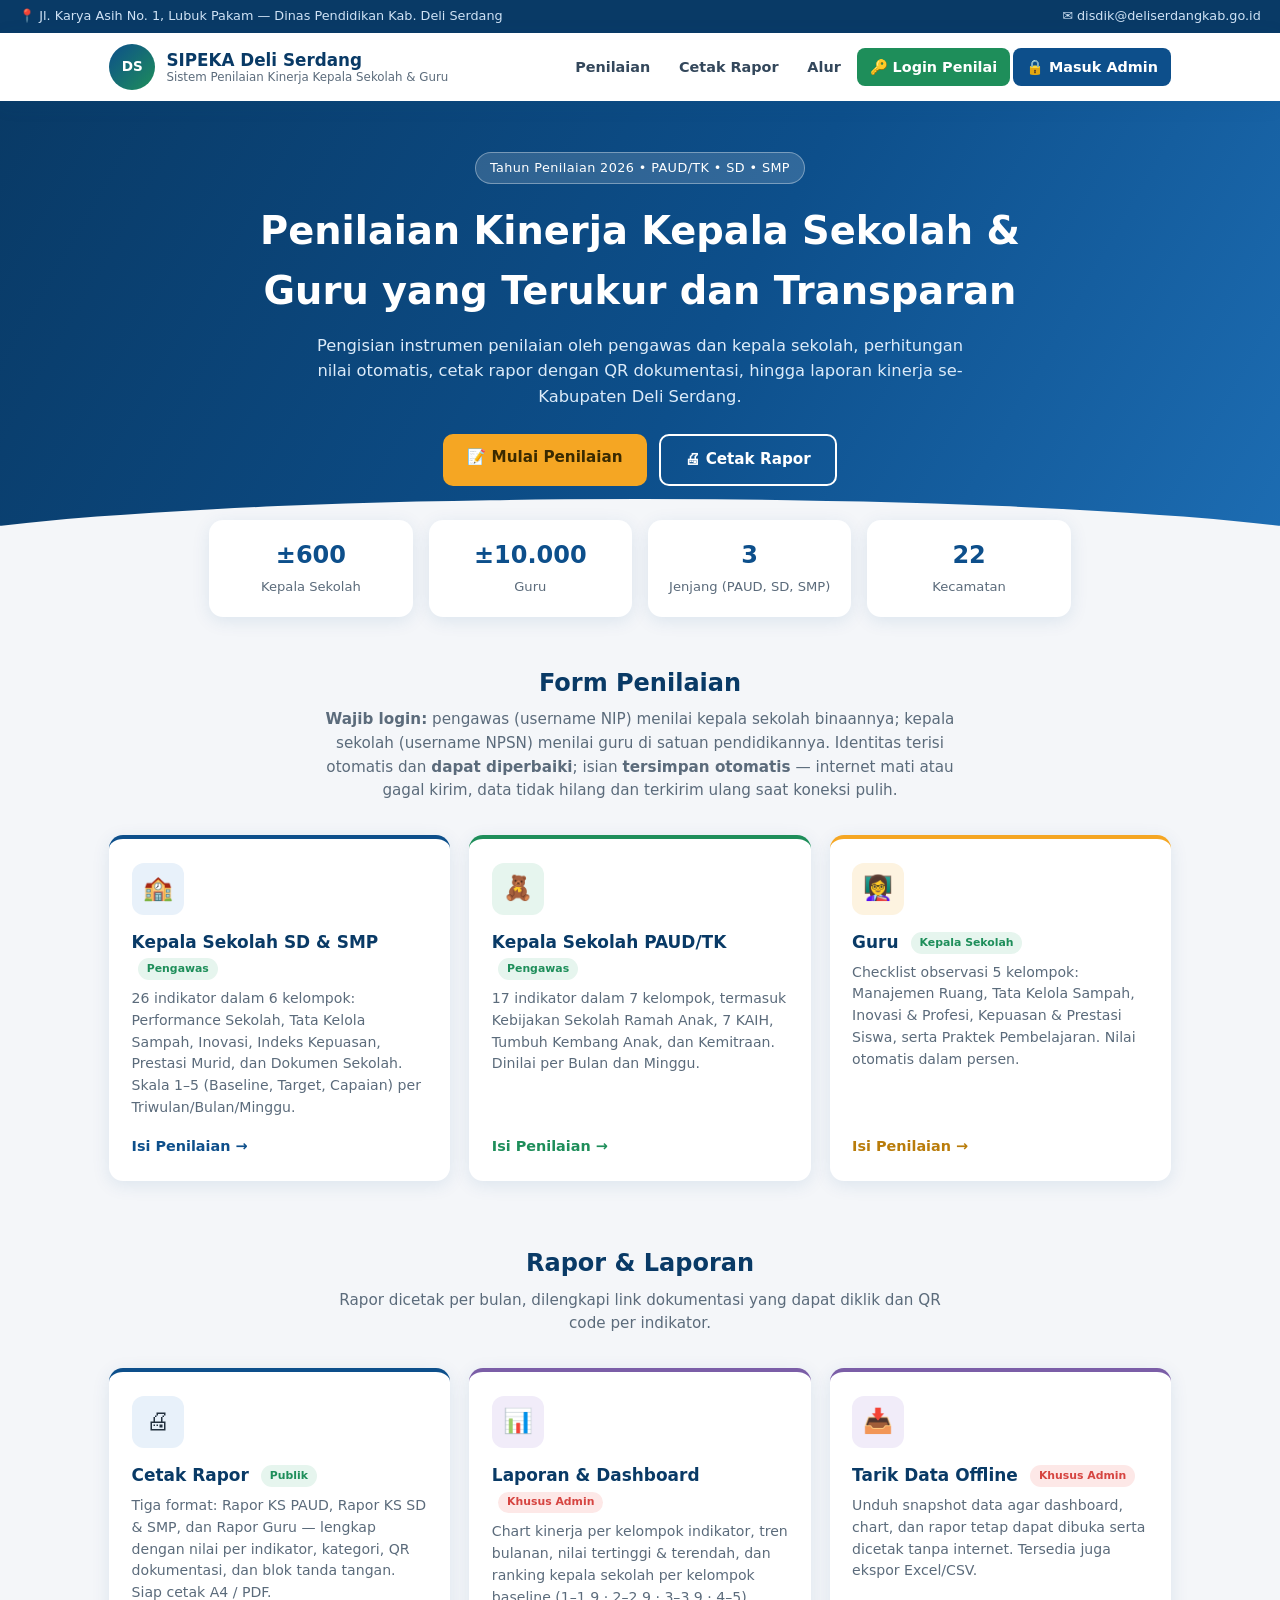
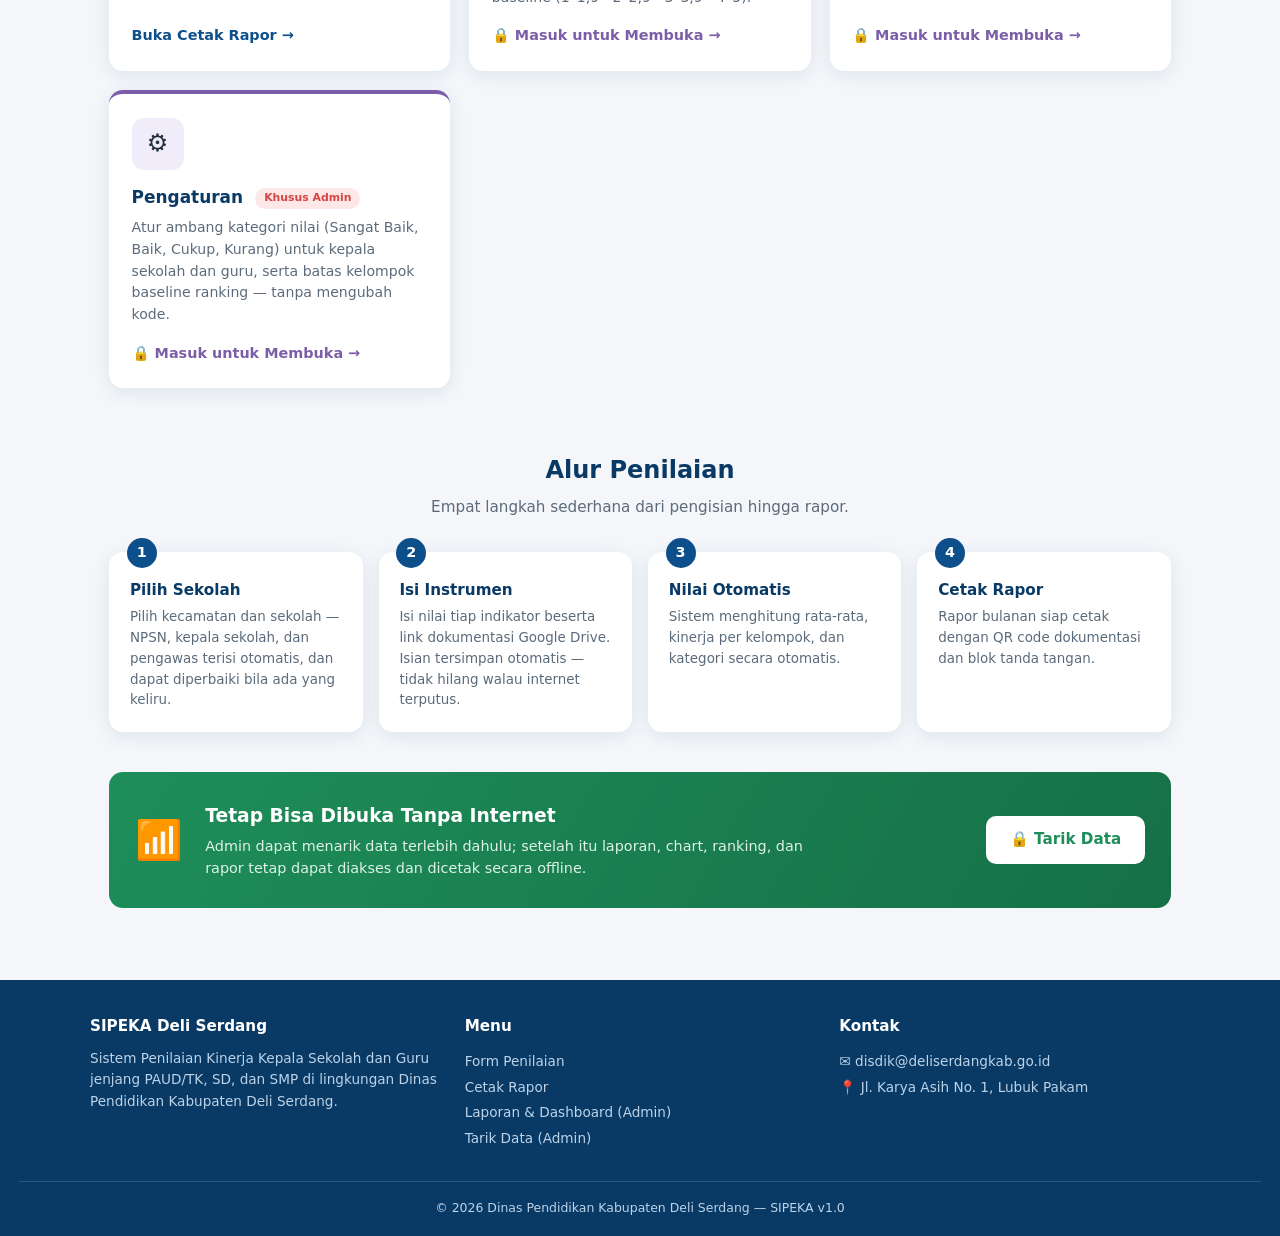
<file: index.html>
<!DOCTYPE html>
<html lang="id">
<head>
<meta charset="UTF-8">
<meta name="viewport" content="width=device-width, initial-scale=1.0">
<title>SIPEKA — Penilaian Kinerja Kepala Sekolah & Guru | Disdik Deli Serdang</title>
<meta name="description" content="Sistem Penilaian Kinerja Kepala Sekolah dan Guru jenjang PAUD, SD, dan SMP — Dinas Pendidikan Kabupaten Deli Serdang">
<style>
  :root{
    --biru:#0d4f8b; --biru-tua:#093a66; --biru-muda:#e8f1fa;
    --hijau:#1e8e5a; --kuning:#f5a623; --merah:#d64541;
    --abu:#5b6b7b; --abu-muda:#f4f6f9; --putih:#ffffff;
    --radius:14px; --shadow:0 4px 18px rgba(13,79,139,.10);
  }
  *{margin:0;padding:0;box-sizing:border-box;font-family:'Segoe UI',system-ui,-apple-system,sans-serif}
  body{background:var(--abu-muda);color:#22303e;line-height:1.55}

  /* ===== Topbar ===== */
  .topbar{background:var(--biru-tua);color:#cfe2f5;font-size:.8rem;padding:.4rem 1.2rem;display:flex;justify-content:space-between;flex-wrap:wrap;gap:.3rem}
  .topbar a{color:#cfe2f5;text-decoration:none}

  /* ===== Header ===== */
  header{background:var(--putih);box-shadow:var(--shadow);position:sticky;top:0;z-index:50}
  .nav{max-width:1100px;margin:auto;display:flex;align-items:center;justify-content:space-between;padding:.7rem 1.2rem;gap:1rem}
  .brand{display:flex;align-items:center;gap:.7rem}
  .brand .logo{width:46px;height:46px;border-radius:50%;background:linear-gradient(135deg,var(--biru),var(--hijau));display:flex;align-items:center;justify-content:center;color:#fff;font-weight:800;font-size:.85rem;flex-shrink:0}
  .brand h1{font-size:1.05rem;color:var(--biru-tua);line-height:1.2}
  .brand small{display:block;font-weight:400;color:var(--abu);font-size:.74rem}
  nav ul{display:flex;list-style:none;gap:.2rem;flex-wrap:wrap}
  nav a{display:block;padding:.5rem .8rem;border-radius:8px;color:#33475b;text-decoration:none;font-size:.9rem;font-weight:600}
  nav a:hover{background:var(--biru-muda);color:var(--biru)}
  .btn-admin{background:var(--biru);color:#fff !important}
  .btn-admin:hover{background:var(--biru-tua) !important}

  /* ===== Hero ===== */
  .hero{background:linear-gradient(120deg,var(--biru-tua) 0%,var(--biru) 55%,#1d6db3 100%);color:#fff;padding:3.2rem 1.2rem 4.5rem;text-align:center;position:relative;overflow:hidden}
  .hero::after{content:"";position:absolute;inset:auto 0 -1px 0;height:60px;background:var(--abu-muda);clip-path:ellipse(60% 100% at 50% 100%)}
  .hero h2{font-size:clamp(1.5rem,4vw,2.4rem);max-width:820px;margin:0 auto .8rem}
  .hero p{max-width:680px;margin:0 auto 1.6rem;color:#dcebf9;font-size:1.02rem}
  .hero .badge{display:inline-block;background:rgba(255,255,255,.15);border:1px solid rgba(255,255,255,.35);padding:.3rem .9rem;border-radius:999px;font-size:.8rem;margin-bottom:1.1rem;letter-spacing:.4px}
  .hero-cta{display:flex;gap:.8rem;justify-content:center;flex-wrap:wrap}
  .btn{display:inline-block;padding:.75rem 1.5rem;border-radius:10px;font-weight:700;text-decoration:none;font-size:.95rem;transition:.2s}
  .btn-primary{background:var(--kuning);color:#3a2a00}
  .btn-primary:hover{transform:translateY(-2px);box-shadow:0 6px 16px rgba(0,0,0,.25)}
  .btn-outline{border:2px solid #fff;color:#fff}
  .btn-outline:hover{background:#fff;color:var(--biru)}

  /* ===== Stats ===== */
  .stats{max-width:900px;margin:-2.4rem auto 0;display:grid;grid-template-columns:repeat(auto-fit,minmax(160px,1fr));gap:1rem;padding:0 1.2rem;position:relative;z-index:5}
  .stat{background:#fff;border-radius:var(--radius);box-shadow:var(--shadow);text-align:center;padding:1.1rem .8rem}
  .stat b{display:block;font-size:1.5rem;color:var(--biru)}
  .stat span{font-size:.82rem;color:var(--abu)}

  /* ===== Sections ===== */
  section{max-width:1100px;margin:auto;padding:3rem 1.2rem 1rem}
  .sec-title{text-align:center;margin-bottom:.4rem;color:var(--biru-tua);font-size:1.5rem}
  .sec-sub{text-align:center;color:var(--abu);max-width:640px;margin:0 auto 2rem;font-size:.95rem}

  .grid{display:grid;grid-template-columns:repeat(auto-fit,minmax(260px,1fr));gap:1.2rem}
  .card{background:#fff;border-radius:var(--radius);box-shadow:var(--shadow);padding:1.5rem 1.4rem;display:flex;flex-direction:column;transition:.2s;border-top:4px solid transparent}
  .card:hover{transform:translateY(-4px)}
  .card .icon{width:52px;height:52px;border-radius:12px;display:flex;align-items:center;justify-content:center;font-size:1.5rem;margin-bottom:.9rem}
  .card h3{font-size:1.06rem;color:var(--biru-tua);margin-bottom:.4rem}
  .card p{font-size:.88rem;color:var(--abu);flex:1;margin-bottom:1rem}
  .card .link{font-weight:700;font-size:.9rem;text-decoration:none}
  .c-biru{border-top-color:var(--biru)} .c-biru .icon{background:var(--biru-muda)} .c-biru .link{color:var(--biru)}
  .c-hijau{border-top-color:var(--hijau)} .c-hijau .icon{background:#e6f5ee} .c-hijau .link{color:var(--hijau)}
  .c-kuning{border-top-color:var(--kuning)} .c-kuning .icon{background:#fdf3e0} .c-kuning .link{color:#b97c0a}
  .c-ungu{border-top-color:#7b5ea7} .c-ungu .icon{background:#f1ecf9} .c-ungu .link{color:#7b5ea7}

  .tag{display:inline-block;font-size:.68rem;font-weight:700;padding:.15rem .55rem;border-radius:999px;margin-left:.4rem;vertical-align:middle}
  .tag-admin{background:#fde8e7;color:var(--merah)}
  .tag-publik{background:#e6f5ee;color:var(--hijau)}

  /* ===== Steps ===== */
  .steps{display:grid;grid-template-columns:repeat(auto-fit,minmax(200px,1fr));gap:1rem;counter-reset:langkah}
  .step{background:#fff;border-radius:var(--radius);box-shadow:var(--shadow);padding:1.3rem;position:relative}
  .step::before{counter-increment:langkah;content:counter(langkah);position:absolute;top:-14px;left:1.1rem;width:30px;height:30px;border-radius:50%;background:var(--biru);color:#fff;font-weight:800;display:flex;align-items:center;justify-content:center;font-size:.9rem}
  .step h4{margin:.4rem 0 .3rem;font-size:.95rem;color:var(--biru-tua)}
  .step p{font-size:.84rem;color:var(--abu)}

  /* ===== Offline banner ===== */
  .offline{background:linear-gradient(120deg,var(--hijau),#167046);border-radius:var(--radius);color:#fff;padding:1.8rem 1.6rem;display:flex;align-items:center;gap:1.4rem;flex-wrap:wrap;margin-top:2.5rem}
  .offline .ic{font-size:2.4rem}
  .offline h3{margin-bottom:.3rem}
  .offline p{font-size:.9rem;color:#dff2e8;max-width:600px}
  .offline .btn{margin-left:auto;background:#fff;color:var(--hijau)}

  /* ===== Footer ===== */
  footer{background:var(--biru-tua);color:#bcd3e8;margin-top:3.5rem;padding:2.2rem 1.2rem 1.2rem;font-size:.85rem}
  .foot{max-width:1100px;margin:auto;display:grid;grid-template-columns:repeat(auto-fit,minmax(220px,1fr));gap:1.5rem}
  footer h4{color:#fff;margin-bottom:.6rem;font-size:.95rem}
  footer a{color:#bcd3e8;text-decoration:none;display:block;padding:.15rem 0}
  footer a:hover{color:#fff}
  .copy{text-align:center;border-top:1px solid rgba(255,255,255,.15);margin-top:1.8rem;padding-top:1rem;font-size:.78rem}

  /* ===== Modal login admin (draft) ===== */
  dialog{border:none;border-radius:var(--radius);box-shadow:0 10px 40px rgba(0,0,0,.3);padding:2rem;max-width:360px;width:90%}
  dialog::backdrop{background:rgba(9,58,102,.55)}
  dialog h3{color:var(--biru-tua);margin-bottom:.4rem}
  dialog p{font-size:.85rem;color:var(--abu);margin-bottom:1rem}
  dialog input{width:100%;padding:.65rem .8rem;border:1.5px solid #c9d6e2;border-radius:8px;font-size:.95rem;margin-bottom:1rem}
  dialog .row{display:flex;gap:.6rem;justify-content:flex-end}
  dialog button{padding:.55rem 1.1rem;border:none;border-radius:8px;font-weight:700;cursor:pointer}
  .b-masuk{background:var(--biru);color:#fff}
  .b-batal{background:#e4e9ef;color:#33475b}
</style>
</head>
<body>

<div class="topbar">
  <span>📍 Jl. Karya Asih No. 1, Lubuk Pakam — Dinas Pendidikan Kab. Deli Serdang</span>
  <a href="mailto:disdik@deliserdangkab.go.id">✉ disdik@deliserdangkab.go.id</a>
</div>

<header>
  <div class="nav">
    <div class="brand">
      <div class="logo">DS</div>
      <h1>SIPEKA Deli Serdang
        <small>Sistem Penilaian Kinerja Kepala Sekolah &amp; Guru</small>
      </h1>
    </div>
    <nav>
      <ul>
        <li><a href="#penilaian">Penilaian</a></li>
        <li><a href="#rapor">Cetak Rapor</a></li>
        <li><a href="#alur">Alur</a></li>
        <li><a href="login.html" class="btn-admin" style="background:var(--hijau)">🔑 Login Penilai</a></li>
        <li><a href="admin.html" class="btn-admin">🔒 Masuk Admin</a></li>
      </ul>
    </nav>
  </div>
</header>

<section class="hero" style="max-width:none">
  <span class="badge">Tahun Penilaian 2026 • PAUD/TK • SD • SMP</span>
  <h2>Penilaian Kinerja Kepala Sekolah &amp; Guru yang Terukur dan Transparan</h2>
  <p>Pengisian instrumen penilaian oleh pengawas dan kepala sekolah, perhitungan nilai otomatis,
     cetak rapor dengan QR dokumentasi, hingga laporan kinerja se-Kabupaten Deli Serdang.</p>
  <div class="hero-cta">
    <a class="btn btn-primary" href="#penilaian">📝 Mulai Penilaian</a>
    <a class="btn btn-outline" href="#rapor">🖨 Cetak Rapor</a>
  </div>
</section>

<div class="stats">
  <div class="stat"><b>±600</b><span>Kepala Sekolah</span></div>
  <div class="stat"><b>±10.000</b><span>Guru</span></div>
  <div class="stat"><b>3</b><span>Jenjang (PAUD, SD, SMP)</span></div>
  <div class="stat"><b>22</b><span>Kecamatan</span></div>
</div>

<!-- ===== FORM PENILAIAN ===== -->
<section id="penilaian">
  <h2 class="sec-title">Form Penilaian</h2>
  <p class="sec-sub"><b>Wajib login:</b> pengawas (username NIP) menilai kepala sekolah binaannya; kepala sekolah (username NPSN) menilai guru di satuan pendidikannya.
     Identitas terisi otomatis dan <b>dapat diperbaiki</b>; isian <b>tersimpan otomatis</b> — internet mati atau gagal kirim, data tidak hilang dan terkirim ulang saat koneksi pulih.</p>
  <div class="grid">
    <div class="card c-biru">
      <div class="icon">🏫</div>
      <h3>Kepala Sekolah SD &amp; SMP <span class="tag tag-publik">Pengawas</span></h3>
      <p>26 indikator dalam 6 kelompok: Performance Sekolah, Tata Kelola Sampah, Inovasi, Indeks Kepuasan, Prestasi Murid, dan Dokumen Sekolah. Skala 1–5 (Baseline, Target, Capaian) per Triwulan/Bulan/Minggu.</p>
      <a class="link" href="form-ks-sd-smp.html">Isi Penilaian →</a>
    </div>
    <div class="card c-hijau">
      <div class="icon">🧸</div>
      <h3>Kepala Sekolah PAUD/TK <span class="tag tag-publik">Pengawas</span></h3>
      <p>17 indikator dalam 7 kelompok, termasuk Kebijakan Sekolah Ramah Anak, 7 KAIH, Tumbuh Kembang Anak, dan Kemitraan. Dinilai per Bulan dan Minggu.</p>
      <a class="link" href="form-ks-paud.html">Isi Penilaian →</a>
    </div>
    <div class="card c-kuning">
      <div class="icon">👩‍🏫</div>
      <h3>Guru <span class="tag tag-publik">Kepala Sekolah</span></h3>
      <p>Checklist observasi 5 kelompok: Manajemen Ruang, Tata Kelola Sampah, Inovasi &amp; Profesi, Kepuasan &amp; Prestasi Siswa, serta Praktek Pembelajaran. Nilai otomatis dalam persen.</p>
      <a class="link" href="form-guru.html">Isi Penilaian →</a>
    </div>
  </div>
</section>

<!-- ===== RAPOR & ADMIN ===== -->
<section id="rapor">
  <h2 class="sec-title">Rapor &amp; Laporan</h2>
  <p class="sec-sub">Rapor dicetak per bulan, dilengkapi link dokumentasi yang dapat diklik dan QR code per indikator.</p>
  <div class="grid">
    <div class="card c-biru">
      <div class="icon">🖨</div>
      <h3>Cetak Rapor <span class="tag tag-publik">Publik</span></h3>
      <p>Tiga format: Rapor KS PAUD, Rapor KS SD &amp; SMP, dan Rapor Guru — lengkap dengan nilai per indikator, kategori, QR dokumentasi, dan blok tanda tangan. Siap cetak A4 / PDF.</p>
      <a class="link" href="rapor.html">Buka Cetak Rapor →</a>
    </div>
    <div class="card c-ungu">
      <div class="icon">📊</div>
      <h3>Laporan &amp; Dashboard <span class="tag tag-admin">Khusus Admin</span></h3>
      <p>Chart kinerja per kelompok indikator, tren bulanan, nilai tertinggi &amp; terendah, dan ranking kepala sekolah per kelompok baseline (1–1,9 · 2–2,9 · 3–3,9 · 4–5).</p>
      <a class="link" href="dashboard.html">🔒 Masuk untuk Membuka →</a>
    </div>
    <div class="card c-ungu">
      <div class="icon">📥</div>
      <h3>Tarik Data Offline <span class="tag tag-admin">Khusus Admin</span></h3>
      <p>Unduh snapshot data agar dashboard, chart, dan rapor tetap dapat dibuka serta dicetak tanpa internet. Tersedia juga ekspor Excel/CSV.</p>
      <a class="link" href="dashboard.html">🔒 Masuk untuk Membuka →</a>
    </div>
    <div class="card c-ungu">
      <div class="icon">⚙️</div>
      <h3>Pengaturan <span class="tag tag-admin">Khusus Admin</span></h3>
      <p>Atur ambang kategori nilai (Sangat Baik, Baik, Cukup, Kurang) untuk kepala sekolah dan guru, serta batas kelompok baseline ranking — tanpa mengubah kode.</p>
      <a class="link" href="admin.html">🔒 Masuk untuk Membuka →</a>
    </div>
  </div>
</section>

<!-- ===== ALUR ===== -->
<section id="alur">
  <h2 class="sec-title">Alur Penilaian</h2>
  <p class="sec-sub">Empat langkah sederhana dari pengisian hingga rapor.</p>
  <div class="steps">
    <div class="step"><h4>Pilih Sekolah</h4><p>Pilih kecamatan dan sekolah — NPSN, kepala sekolah, dan pengawas terisi otomatis, dan dapat diperbaiki bila ada yang keliru.</p></div>
    <div class="step"><h4>Isi Instrumen</h4><p>Isi nilai tiap indikator beserta link dokumentasi Google Drive. Isian tersimpan otomatis — tidak hilang walau internet terputus.</p></div>
    <div class="step"><h4>Nilai Otomatis</h4><p>Sistem menghitung rata-rata, kinerja per kelompok, dan kategori secara otomatis.</p></div>
    <div class="step"><h4>Cetak Rapor</h4><p>Rapor bulanan siap cetak dengan QR code dokumentasi dan blok tanda tangan.</p></div>
  </div>

  <div class="offline">
    <div class="ic">📶</div>
    <div>
      <h3>Tetap Bisa Dibuka Tanpa Internet</h3>
      <p>Admin dapat menarik data terlebih dahulu; setelah itu laporan, chart, ranking, dan rapor tetap dapat diakses dan dicetak secara offline.</p>
    </div>
    <a class="btn" href="dashboard.html">🔒 Tarik Data</a>
  </div>
</section>

<footer>
  <div class="foot">
    <div>
      <h4>SIPEKA Deli Serdang</h4>
      <p>Sistem Penilaian Kinerja Kepala Sekolah dan Guru jenjang PAUD/TK, SD, dan SMP di lingkungan Dinas Pendidikan Kabupaten Deli Serdang.</p>
    </div>
    <div>
      <h4>Menu</h4>
      <a href="#penilaian">Form Penilaian</a>
      <a href="rapor.html">Cetak Rapor</a>
      <a href="dashboard.html">Laporan &amp; Dashboard (Admin)</a>
      <a href="dashboard.html">Tarik Data (Admin)</a>
    </div>
    <div>
      <h4>Kontak</h4>
      <a href="mailto:disdik@deliserdangkab.go.id">✉ disdik@deliserdangkab.go.id</a>
      <a href="#">📍 Jl. Karya Asih No. 1, Lubuk Pakam</a>
    </div>
  </div>
  <div class="copy">© 2026 Dinas Pendidikan Kabupaten Deli Serdang — SIPEKA v1.0</div>
</footer>

<script>
  // service worker: agar halaman dapat dibuka kembali saat offline
  if ('serviceWorker' in navigator) navigator.serviceWorker.register('sw.js').catch(function(){});
</script>

</body>
</html>
</file>
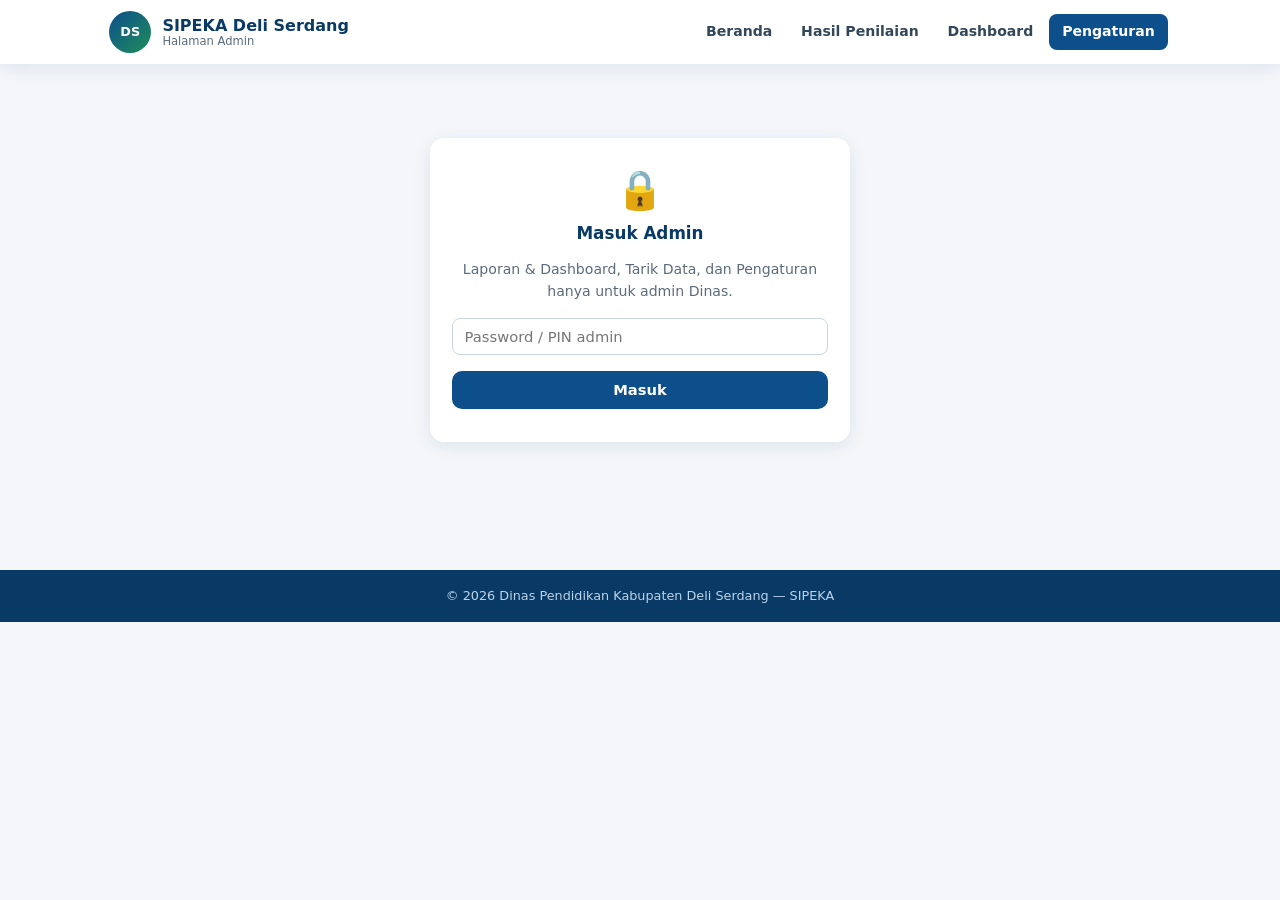
<file: admin.html>
<!DOCTYPE html>
<html lang="id">
<head>
<meta charset="UTF-8"><meta name="viewport" content="width=device-width, initial-scale=1.0">
<title>Admin — SIPEKA</title>
<link rel="stylesheet" href="css/app.css">
</head>
<body>
<header>
  <div class="nav">
    <a class="brand" href="index.html">
      <div class="logo">DS</div>
      <h1>SIPEKA Deli Serdang<small>Halaman Admin</small></h1>
    </a>
    <nav><ul>
      <li><a href="index.html">Beranda</a></li>
      <li><a href="hasil-penilaian.html">Hasil Penilaian</a></li>
      <li><a href="dashboard.html">Dashboard</a></li>
      <li><a href="admin.html" class="aktif">Pengaturan</a></li>
      <li><a href="#" id="btnKeluar" style="display:none">Keluar</a></li>
    </ul></nav>
  </div>
</header>
<main>
  <!-- ===== LOGIN ===== -->
  <div id="halLogin">
    <div class="kartu" style="max-width:420px;margin:3rem auto;text-align:center">
      <div style="font-size:2.4rem">🔒</div>
      <h3>Masuk Admin</h3>
      <p style="color:var(--abu);font-size:.88rem;margin-bottom:1rem">Laporan &amp; Dashboard, Tarik Data, dan Pengaturan hanya untuk admin Dinas.</p>
      <input type="password" id="pass" placeholder="Password / PIN admin" style="margin-bottom:1rem"
             onkeydown="if(event.key==='Enter')masuk()">
      <button class="btn btn-biru" style="width:100%" onclick="masuk()" id="btnMasuk">Masuk</button>
      <p id="galat" style="color:var(--merah);font-size:.85rem;margin-top:.7rem"></p>
    </div>
  </div>

  <!-- ===== PENGATURAN ===== -->
  <div id="halAtur" style="display:none">
    <h2 class="judul-hal">⚙️ Pengaturan</h2>
    <p class="sub-hal">Ambang kategori nilai dan kelompok baseline ranking. Perubahan langsung berlaku di rapor, dashboard, dan ranking.</p>
    <div id="pesan"></div>

    <div class="kartu">
      <h3>Kategori Nilai Kepala Sekolah <span class="tag tag-biru">skala Rata Capaian 1–5</span></h3>
      <div style="overflow-x:auto"><table id="tKS"></table></div>
    </div>
    <div class="kartu">
      <h3>Kategori Nilai Guru <span class="tag tag-biru">persen 0–100</span></h3>
      <div style="overflow-x:auto"><table id="tGuru"></table></div>
    </div>
    <div class="kartu">
      <h3>Kelompok Baseline Ranking KS <span class="tag tag-biru">Rata Baseline 1–5</span></h3>
      <p style="font-size:.85rem;color:var(--abu);margin-bottom:.6rem">KS dikelompokkan dulu berdasarkan baseline, lalu dirangking di dalam tiap kelompok.</p>
      <div style="overflow-x:auto"><table id="tKel"></table></div>
    </div>
    <div style="text-align:right;margin-bottom:1.5rem">
      <button class="btn btn-hijau" id="btnSimpan">💾 Simpan Pengaturan</button>
    </div>

    <div class="kartu">
      <h3>👥 Akun Pengawas &amp; Kepala Sekolah</h3>
      <p style="font-size:.85rem;color:var(--abu);margin-bottom:.8rem">
        Akun KS: username = <b>NPSN</b>. Akun pengawas: username = <b>NIP</b> (isi kolom NIP di sheet <code>AKUN_PENGAWAS</code> setelah generate).
        Akun <b>admin kecamatan</b>: username = <b>nama kecamatan</b> — dapat membuka & mengedit Hasil Penilaian se-kecamatannya.
        Semua pengguna wajib mengganti password awal saat pertama login.</p>
      <div class="baris">
        <div><label>Peran</label><select id="akunPeran">
          <option value="pengawas">Pengawas</option><option value="ks">Kepala Sekolah</option>
          <option value="kecamatan">Admin Kecamatan</option></select></div>
        <div><label>Password awal seragam (min. 6)</label><input id="pwAwal" placeholder="mis. sipeka2026"></div>
        <div style="display:flex;align-items:flex-end"><button class="btn btn-biru" id="btnGenerate">⚙ Generate Akun Massal</button></div>
      </div>
      <hr style="border:none;border-top:1px solid #e4e9ef;margin:1rem 0">
      <div class="baris">
        <div><label>Reset password — username (NIP/NPSN)</label><input id="resetUser" placeholder="ketik NIP pengawas atau NPSN sekolah"></div>
        <div style="display:flex;align-items:flex-end"><button class="btn btn-kuning" id="btnReset">♻ Reset ke Password Awal</button></div>
      </div>
      <p id="hasilAkun" style="font-size:.85rem;margin-top:.6rem"></p>
    </div>

    <div class="kartu">
      <h3>Ganti Password Admin</h3>
      <div class="baris">
        <div><label>Password baru (min. 6 karakter)</label><input type="password" id="passBaru"></div>
        <div style="display:flex;align-items:flex-end"><button class="btn btn-kuning" id="btnPass">Ganti Password</button></div>
      </div>
    </div>
  </div>
</main>
<div id="notif"></div>
<footer>© 2026 Dinas Pendidikan Kabupaten Deli Serdang — SIPEKA</footer>
<script src="js/indikator.js"></script>
<script src="js/config.js"></script>
<script>
let pengaturan = JSON.parse(JSON.stringify(PENGATURAN_DEFAULT));

function notif(p, merah) {
  const n = $id('notif'); n.textContent = p; n.style.display = 'block';
  n.style.background = merah ? 'var(--merah)' : 'var(--biru-tua)';
  setTimeout(() => n.style.display = 'none', 4000);
}

async function masuk() {
  const btn = $id('btnMasuk');
  const password = $id('pass').value;
  btn.disabled = true; btn.innerHTML = '<span class="muat"></span> Memeriksa…';
  try {
    const r = await apiPost('login', { password });
    Admin.token = r.token;
    await LoginOffline.simpan(password); // kunci login offline utk perangkat ini
    lanjutSetelahLogin();
  } catch (e) {
    if (e.message === 'Password salah') {
      $id('galat').textContent = e.message;
    } else {
      // server tak terjangkau / mode offline → verifikasi lokal
      if (await LoginOffline.cocok(password)) {
        Admin.token = 'OFFLINE';
        notif('📴 Masuk dalam sesi offline — data dari snapshot; tarik data & simpan pengaturan perlu online.');
        lanjutSetelahLogin();
      } else if (await LoginOffline.ada()) {
        $id('galat').textContent = 'Offline: password tidak cocok dengan kunci tersimpan di perangkat ini.';
      } else {
        $id('galat').textContent = 'Tidak bisa terhubung ke server (' + e.message + '). Login offline hanya bisa di perangkat yang pernah dipakai login online.';
      }
    }
  }
  btn.disabled = false; btn.textContent = 'Masuk';
}
function lanjutSetelahLogin() {
  const next = new URLSearchParams(location.search).get('next');
  if (next && next !== 'admin.html') { location.href = next; return; }
  tampilkanPengaturan();
}

async function tampilkanPengaturan() {
  $id('halLogin').style.display = 'none';
  $id('halAtur').style.display = '';
  $id('btnKeluar').style.display = '';
  try {
    const j = await apiGet('pengaturan');
    pengaturan = Object.assign({}, PENGATURAN_DEFAULT, j.pengaturan || {});
  } catch (e) {
    const s = await Snapshot.muat().catch(() => null);
    if (s && s.pengaturan) pengaturan = Object.assign({}, PENGATURAN_DEFAULT, s.pengaturan);
    $id('pesan').innerHTML = `<div class="info info-kuning">📴 ${Admin.offlineSesi ? 'Sesi offline — pengaturan hanya bisa dibaca; menyimpan & ganti password perlu online.' : 'Memuat pengaturan dari snapshot/default: ' + esc(e.message)}</div>`;
  }
  if (Admin.offlineSesi) { $id('btnSimpan').disabled = true; $id('btnPass').disabled = true; }
  renderTabel();
}

function renderTabel() {
  const buatKategori = (el, daftar, satuan) => {
    let h = `<tr><th>Kategori</th><th>Nilai minimal (${satuan})</th></tr>`;
    daftar.forEach((k, i) => {
      h += `<tr><td><input value="${esc(k.label)}" data-l="${i}"></td>
        <td><input type="number" step="0.1" value="${k.min}" data-m="${i}" ${i === daftar.length - 1 ? 'readonly title="Kategori terakhir selalu 0"' : ''}></td></tr>`;
    });
    el.innerHTML = h;
  };
  buatKategori($id('tKS'), pengaturan.kategoriKS, 'Rata Capaian');
  buatKategori($id('tGuru'), pengaturan.kategoriGuru, '%');
  let h = '<tr><th>Label Kelompok</th><th>Baseline min</th><th>Baseline maks</th></tr>';
  pengaturan.kelompokBaseline.forEach((k, i) => {
    h += `<tr><td><input value="${esc(k.label)}" data-kl="${i}"></td>
      <td><input type="number" step="0.1" value="${k.min}" data-kmin="${i}"></td>
      <td><input type="number" step="0.1" value="${k.max}" data-kmax="${i}"></td></tr>`;
  });
  $id('tKel').innerHTML = h;
}

function kumpulkan() {
  const ambil = (tabel, daftar) => {
    tabel.querySelectorAll('input[data-l]').forEach(inp => daftar[+inp.dataset.l].label = inp.value.trim());
    tabel.querySelectorAll('input[data-m]').forEach(inp => daftar[+inp.dataset.m].min = parseFloat(inp.value) || 0);
    daftar.sort((a, b) => b.min - a.min);
    daftar[daftar.length - 1].min = 0;
  };
  ambil($id('tKS'), pengaturan.kategoriKS);
  ambil($id('tGuru'), pengaturan.kategoriGuru);
  $id('tKel').querySelectorAll('input[data-kl]').forEach(inp => pengaturan.kelompokBaseline[+inp.dataset.kl].label = inp.value.trim());
  $id('tKel').querySelectorAll('input[data-kmin]').forEach(inp => pengaturan.kelompokBaseline[+inp.dataset.kmin].min = parseFloat(inp.value) || 0);
  $id('tKel').querySelectorAll('input[data-kmax]').forEach(inp => pengaturan.kelompokBaseline[+inp.dataset.kmax].max = parseFloat(inp.value) || 0);
}

document.addEventListener('DOMContentLoaded', () => {
  $id('btnKeluar').onclick = () => Admin.keluar();
  $id('btnSimpan').onclick = async () => {
    kumpulkan();
    const b = $id('btnSimpan');
    b.disabled = true; b.innerHTML = '<span class="muat"></span> Menyimpan…';
    try {
      await apiPost('savepengaturan', { token: Admin.token, pengaturan });
      renderTabel();
      notif('✅ Pengaturan tersimpan dan langsung berlaku.');
    } catch (e) { notif('Gagal: ' + e.message, true); }
    b.disabled = false; b.innerHTML = '💾 Simpan Pengaturan';
  };
  $id('btnPass').onclick = async () => {
    try {
      const baru = $id('passBaru').value;
      await apiPost('gantipassword', { token: Admin.token, passwordBaru: baru });
      await LoginOffline.simpan(baru); // perbarui kunci login offline perangkat ini
      $id('passBaru').value = '';
      notif('✅ Password admin berhasil diganti.');
    } catch (e) { notif('Gagal: ' + e.message, true); }
  };
  // ----- akun pengawas & kepala sekolah -----
  $id('btnGenerate').onclick = async () => {
    const pw = $id('pwAwal').value;
    if (pw.length < 6) return notif('Password awal minimal 6 karakter', true);
    const namaPeran = { ks: 'kepala sekolah (semua NPSN di master)', pengawas: 'pengawas (semua nama pengawas di master)', kecamatan: 'admin kecamatan (semua kecamatan di master)' };
    if (!confirm('Generate akun ' + namaPeran[$id('akunPeran').value] + ' dengan password awal "' + pw + '"?')) return;
    const b = $id('btnGenerate');
    b.disabled = true; b.innerHTML = '<span class="muat"></span> Membuat…';
    try {
      const r = await apiPost('admingenerateakun', { token: Admin.token, peran: $id('akunPeran').value, passwordAwal: pw });
      $id('hasilAkun').innerHTML = `✅ <b>${r.baru}</b> akun baru dibuat. ${esc(r.catatan || '')}`;
      notif('Generate akun selesai.');
    } catch (e) { notif('Gagal: ' + e.message, true); }
    b.disabled = false; b.innerHTML = '⚙ Generate Akun Massal';
  };
  $id('btnReset').onclick = async () => {
    const u = $id('resetUser').value.trim();
    if (!u) return notif('Isi username (NIP/NPSN) yang akan direset', true);
    if (!confirm('Reset password akun "' + u + '" ke password awal?')) return;
    const b = $id('btnReset');
    b.disabled = true; b.innerHTML = '<span class="muat"></span> Mereset…';
    try {
      const r = await apiPost('adminresetpassword', { token: Admin.token, peran: $id('akunPeran').value, username: u });
      $id('hasilAkun').innerHTML = `✅ Password <b>${esc(r.nama)}</b> (${esc(u)}) direset ke password awal — pengguna wajib menggantinya saat login.`;
      notif('Reset password berhasil.');
    } catch (e) { notif('Gagal: ' + e.message, true); }
    b.disabled = false; b.innerHTML = '♻ Reset ke Password Awal';
  };
  if (Admin.offlineSesi) ['btnGenerate','btnReset'].forEach(i => $id(i).disabled = true);
  if (Admin.aktif) tampilkanPengaturan();
});
</script>
</body>
</html>
</file>
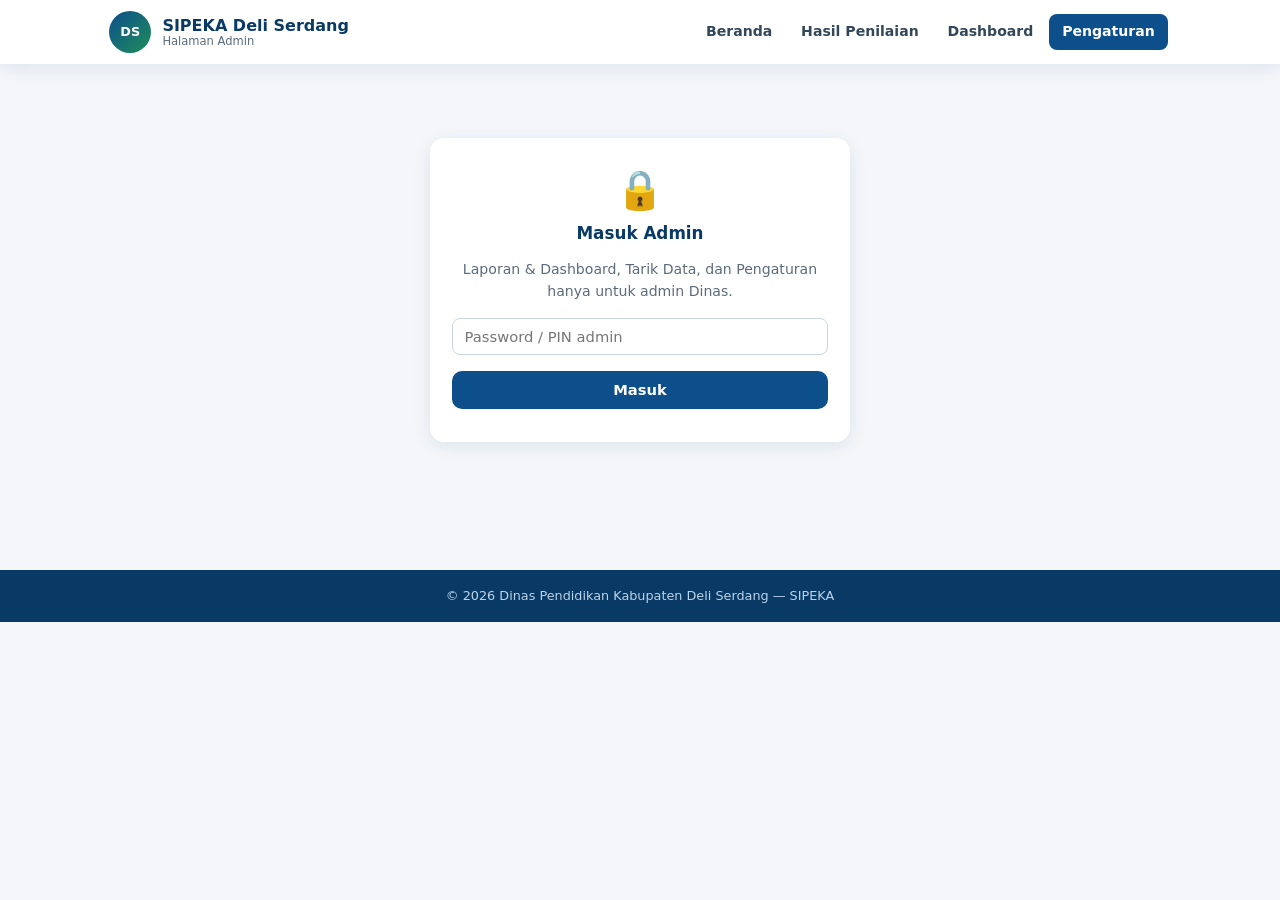
<file: cari-sekolah.html>
<!DOCTYPE html>
<html lang="id">
<head>
<meta charset="UTF-8"><meta name="viewport" content="width=device-width, initial-scale=1.0">
<title>Cari Data Sekolah — SIPEKA</title>
<link rel="stylesheet" href="css/app.css">
<style>
  .daftar-sklh{border:1px solid #e4e9ef;border-radius:10px;overflow:hidden;background:#fff}
  .baris-sklh{border-bottom:1px solid #eef1f5}
  .baris-sklh:last-child{border-bottom:none}
  .kepala-baris{display:flex;justify-content:space-between;align-items:center;gap:.6rem;padding:.7rem .9rem;cursor:pointer}
  .kepala-baris:hover{background:#f7f9fb}
  .kb-kiri{display:flex;align-items:center;gap:.5rem;min-width:0}
  .chv{color:var(--abu);font-size:.85rem;width:.9rem;display:inline-block;flex:none}
  .kb-judul{font-weight:700;font-size:.95rem}
  .kb-sub{font-size:.78rem;color:var(--abu)}
  .btn-salin{white-space:nowrap}
  .detail-sklh{display:none;padding:0 .9rem .9rem 2.2rem}
  .detail-sklh.buka{display:block}
  .detail-sklh table{width:100%;font-size:.88rem;border-top:1px solid #e4e9ef;margin-top:.2rem}
  .detail-sklh td{padding:.25rem 0;vertical-align:top}
  .detail-sklh td.lbl{color:var(--abu);width:45%}
</style>
</head>
<body>
<header>
  <div class="nav">
    <a class="brand" href="index.html">
      <div class="logo">DS</div>
      <h1>SIPEKA Deli Serdang<small>Cari Data Sekolah — Admin Dinas</small></h1>
    </a>
    <nav><ul>
      <li><a href="index.html">Beranda</a></li>
      <li><a href="dashboard.html">Dashboard</a></li>
      <li><a href="cari-sekolah.html" class="aktif">Cari Sekolah</a></li>
    </ul></nav>
  </div>
</header>
<main>
  <h2 class="judul-hal">🔎 Cari Data Sekolah</h2>
  <p class="sub-hal">Pilih kolom pada <b>Berdasarkan data</b>, lalu ketik kata kunci (ada saran otomatis). Hasil tampil ringkas — klik baris untuk membuka detail. Klik <b>Salin</b> untuk satu sekolah atau <b>Salin semua hasil</b>, lalu tempel di WhatsApp.</p>
  <div id="akunBar"></div>
  <div id="pesan"></div>

  <div class="kartu">
    <div class="baris">
      <div><label>Berdasarkan data</label>
        <select id="field">
          <option value="sekolah" selected>Nama Sekolah</option>
          <option value="npsn">NPSN</option>
          <option value="kecamatan">Kecamatan</option>
          <option value="ks">Nama Kepala Sekolah</option>
          <option value="pengawas">Nama Pengawas</option>
        </select>
      </div>
      <div style="flex:2"><label>Kata kunci <span style="color:var(--abu);font-weight:400">· ada saran otomatis</span></label>
        <input id="cari" list="saran" placeholder="ketik nama sekolah…" autocomplete="off">
        <datalist id="saran"></datalist>
      </div>
      <div style="display:flex;align-items:flex-end;gap:.5rem">
        <button class="btn btn-hijau" id="btnSalinSemua">📋 Salin semua hasil</button>
        <button class="btn btn-abu" id="muatUlang">⟳ Muat Ulang</button>
      </div>
    </div>
  </div>

  <div id="hasil"><div class="kartu"><span class="muat"></span> Memuat data sekolah…</div></div>
</main>
<div id="notif"></div>
<footer>© 2026 Dinas Pendidikan Kabupaten Deli Serdang — SIPEKA</footer>
<script src="js/indikator.js"></script>
<script src="js/config.js"></script>
<script>
(function () {
  if (!Admin.wajib()) return;

  const FIELD = {
    sekolah: { label: 'nama sekolah' }, npsn: { label: 'NPSN' }, kecamatan: { label: 'kecamatan' },
    ks: { label: 'nama kepala sekolah' }, pengawas: { label: 'nama pengawas' }
  };
  let semua = [];
  let tampil = [];
  let dariSnapshot = false;

  function notif(p, merah) {
    const n = $id('notif'); n.textContent = p; n.style.display = 'block';
    n.style.background = merah ? 'var(--merah)' : 'var(--biru-tua)';
    setTimeout(() => n.style.display = 'none', 4000);
  }

  /* format teks WhatsApp — label biasa (tanpa penebalan) */
  function teksSekolah(s) {
    return [
      'NPSN: ' + (s.npsn || ''),
      'Nama Sekolah: ' + (s.sekolah || ''),
      'Jenjang: ' + (s.jenjang || ''),
      'Kecamatan: ' + (s.kecamatan || ''),
      'Kepala Sekolah: ' + (s.ks || ''),
      'HP Kepala Sekolah: ' + (s.hpKS || ''),
      'Pengawas: ' + (s.pengawas || ''),
      'HP Pengawas: ' + (s.hpPengawas || ''),
      'NIP Kepala Sekolah: ' + (s.nipKS || '')
    ].join('\n');
  }
  const PEMISAH = '\n――――――――――\n';

  async function salin(teks) {
    try {
      if (navigator.clipboard && navigator.clipboard.writeText) {
        await navigator.clipboard.writeText(teks);
      } else {
        const ta = document.createElement('textarea');
        ta.value = teks; ta.style.position = 'fixed'; ta.style.opacity = '0';
        document.body.appendChild(ta); ta.focus(); ta.select();
        document.execCommand('copy'); ta.remove();
      }
      notif('✅ Tersalin — tinggal tempel (paste) di WhatsApp.');
    } catch (e) { notif('Gagal menyalin: ' + e.message, true); }
  }
  window.salinSatu = function (i) { const s = tampil[i]; if (s) salin(teksSekolah(s)); };
  window.toggleRow = function (i) {
    const d = $id('det' + i), c = $id('chv' + i);
    if (!d) return;
    const buka = d.classList.toggle('buka');
    if (c) c.textContent = buka ? '▾' : '▸';
  };

  function isiSaran() {
    const f = $id('field').value;
    const vals = Array.from(new Set(semua.map(s => String(s[f] || '').trim()).filter(Boolean)))
      .sort((a, b) => a.localeCompare(b, 'id'));
    $id('saran').innerHTML = vals.map(v => `<option value="${esc(v)}"></option>`).join('');
    $id('cari').placeholder = 'ketik ' + (FIELD[f] ? FIELD[f].label : '') + '…';
  }

  async function muat() {
    $id('hasil').innerHTML = '<div class="kartu"><span class="muat"></span> Memuat data sekolah…</div>';
    try {
      const j = await apiGet('master');
      semua = j.sekolah || [];
      dariSnapshot = false;
    } catch (e) {
      const s = await Snapshot.muat().catch(() => null);
      if (s && s.master && s.master.sekolah) {
        semua = s.master.sekolah; dariSnapshot = true;
      } else {
        $id('hasil').innerHTML = `<div class="kartu"><div class="info info-merah">Gagal memuat data sekolah: ${esc(e.message)}.<br>Sambungkan internet, atau buka Dashboard → Tarik Data dahulu untuk mode offline.</div></div>`;
        return;
      }
    }
    semua.sort((a, b) => String(a.sekolah).localeCompare(String(b.sekolah), 'id'));
    $id('pesan').innerHTML = dariSnapshot
      ? '<div class="info info-kuning">📴 Menampilkan data dari snapshot offline (mungkin tidak terbaru).</div>' : '';
    isiSaran();
    render();
  }

  function render() {
    const f = $id('field').value;
    const cari = $id('cari').value.trim().toLowerCase();
    tampil = !cari ? semua.slice() : semua.filter(s => String(s[f] || '').toLowerCase().includes(cari));
    tampil.sort((a, b) => String(a.sekolah).localeCompare(String(b.sekolah), 'id'));

    if (!semua.length) {
      $id('hasil').innerHTML = '<div class="kartu"><p style="color:var(--abu)">Belum ada data sekolah di master.</p></div>';
      return;
    }
    if (!tampil.length) {
      $id('hasil').innerHTML = `<div class="kartu"><p style="color:var(--abu)">Tidak ada sekolah cocok dengan "<b>${esc($id('cari').value.trim())}</b>" pada kolom ${esc(FIELD[f] ? FIELD[f].label : '')}.</p></div>`;
      return;
    }
    const baris = (lbl, val) => `<tr><td class="lbl">${lbl}</td><td>${esc(val || '-')}</td></tr>`;
    let html = `<p style="font-size:.85rem;color:var(--abu);margin:.2rem 0 .6rem">Pencocokan: mengandung sebagian kata · ${tampil.length} sekolah ditemukan</p><div class="daftar-sklh">`;
    tampil.forEach((s, i) => {
      const buka = i === 0;
      html += `<div class="baris-sklh">
        <div class="kepala-baris" onclick="toggleRow(${i})">
          <div class="kb-kiri">
            <span class="chv" id="chv${i}">${buka ? '▾' : '▸'}</span>
            <div style="min-width:0">
              <div class="kb-judul">${esc(s.sekolah)}</div>
              <div class="kb-sub">NPSN ${esc(s.npsn)} · ${esc(s.jenjang || '-')} · Kec. ${esc(s.kecamatan || '-')}</div>
            </div>
          </div>
          <button class="btn btn-biru btn-salin" onclick="event.stopPropagation();salinSatu(${i})">📋 Salin</button>
        </div>
        <div class="detail-sklh${buka ? ' buka' : ''}" id="det${i}">
          <table>
            ${baris('NPSN', s.npsn)}
            ${baris('Nama Sekolah', s.sekolah)}
            ${baris('Jenjang', s.jenjang)}
            ${baris('Kecamatan', s.kecamatan)}
            ${baris('Kepala Sekolah', s.ks)}
            ${baris('HP Kepala Sekolah', s.hpKS)}
            ${baris('Nama Pengawas', s.pengawas)}
            ${baris('HP Pengawas', s.hpPengawas)}
            ${baris('NIP Kepala Sekolah', s.nipKS)}
          </table>
        </div>
      </div>`;
    });
    $id('hasil').innerHTML = html + '</div>';
  }

  $id('field').onchange = () => { isiSaran(); render(); };
  $id('cari').oninput = render;
  $id('muatUlang').onclick = muat;
  $id('btnSalinSemua').onclick = () => {
    if (!tampil.length) return notif('Tidak ada hasil untuk disalin.', true);
    salin(tampil.map(teksSekolah).join(PEMISAH));
  };

  if (Admin.offlineSesi) $id('pesan').innerHTML = '<div class="info info-kuning">📴 Sesi admin offline — data diambil dari snapshot bila tersedia.</div>';
  $id('akunBar').innerHTML = `<div class="info info-biru" style="display:flex;justify-content:space-between;align-items:center;flex-wrap:wrap;gap:.5rem">
    <span>🔑 <b>Admin Dinas</b> — pencarian data sekolah se-kabupaten</span>
    <span><a href="dashboard.html" style="font-weight:700">Dashboard</a> &nbsp;|&nbsp;
    <a href="hasil-penilaian.html" style="font-weight:700">Hasil Penilaian</a> &nbsp;|&nbsp;
    <a href="#" onclick="Admin.keluar();return false" style="font-weight:700;color:var(--merah)">Keluar</a></span></div>`;
  muat();
})();
</script>
</body>
</html>
</file>
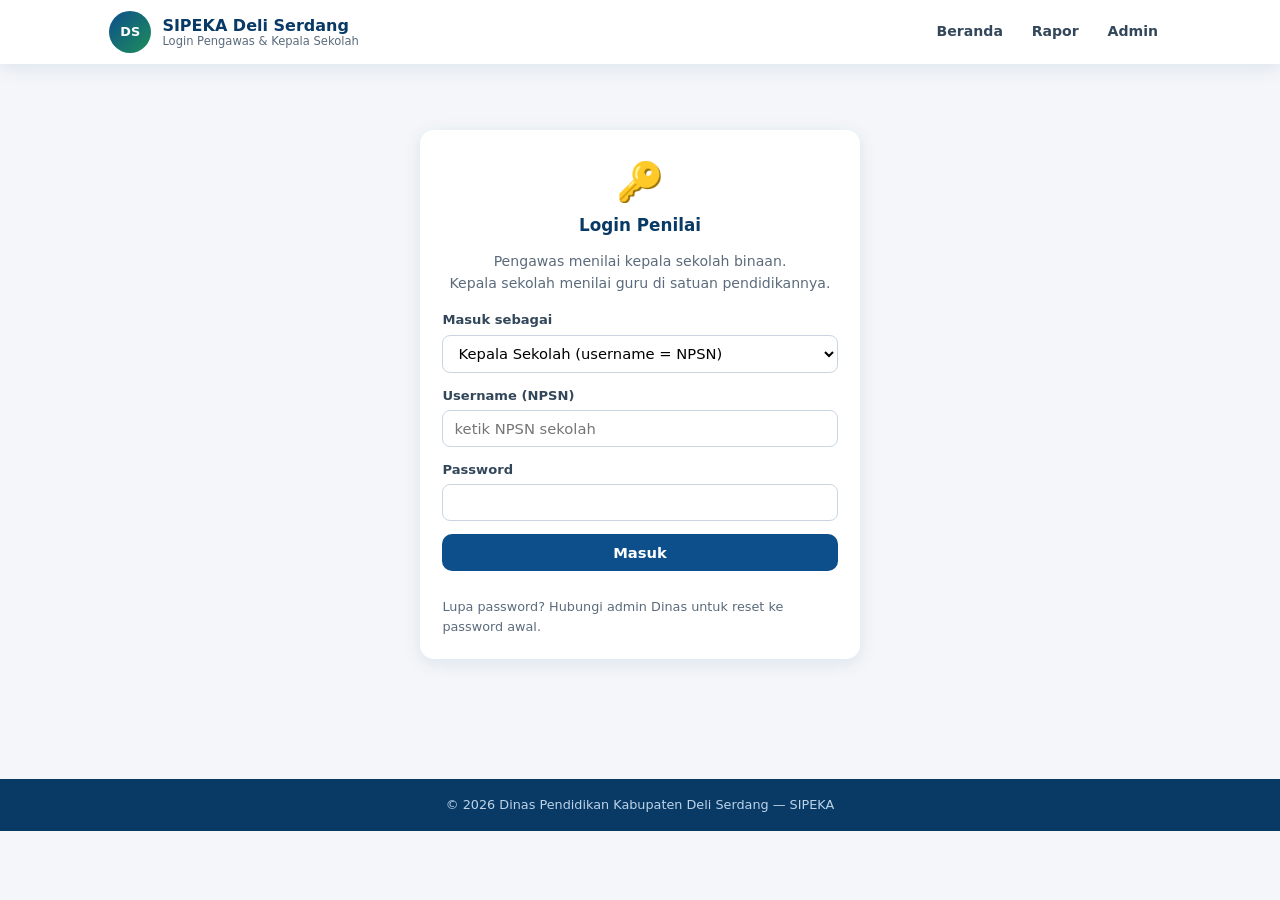
<file: form-guru.html>
<!DOCTYPE html>
<html lang="id">
<head>
<meta charset="UTF-8"><meta name="viewport" content="width=device-width, initial-scale=1.0">
<title>Penilaian Kinerja Guru — SIPEKA</title>
<link rel="stylesheet" href="css/app.css">
</head>
<body>
<header>
  <div class="nav">
    <a class="brand" href="index.html">
      <div class="logo">DS</div>
      <h1>SIPEKA Deli Serdang<small>Penilaian Kinerja Kepala Sekolah &amp; Guru</small></h1>
    </a>
    <nav><ul>
      <li><a href="index.html">Beranda</a></li>
      <li><a href="form-ks-sd-smp.html">KS SD/SMP</a></li>
      <li><a href="form-ks-paud.html">KS PAUD</a></li>
      <li><a href="form-guru.html" class="aktif">Guru</a></li>
      <li><a href="rapor.html">Rapor</a></li>
    </ul></nav>
  </div>
</header>
<main>
  <h2 class="judul-hal">👩‍🏫 Penilaian Kinerja Guru</h2>
  <p class="sub-hal">Diisi oleh <b>Kepala Sekolah</b> (indikator 4 melibatkan siswa/orang tua/sejawat; indikator 5 oleh pengawas). Checklist <b>Ya = 1</b> / <b>Tidak = 0</b>; khusus 7 butir <b>survey kepuasan</b> diisi nilai desimal <b>0–1</b> (contoh: 0,85). Nilai otomatis dalam persen.</p>
  <div id="pesan"></div>
  <div id="konten"><div class="kartu" style="text-align:center"><span class="muat"></span> Memuat formulir…</div></div>
</main>
<div id="notif"></div>
<footer>© 2026 Dinas Pendidikan Kabupaten Deli Serdang — SIPEKA</footer>
<script src="js/indikator.js"></script>
<script src="js/config.js"></script>
<script>
(function () {
  /* wajib login sebagai KEPALA SEKOLAH; hanya guru di satuan pendidikannya */
  if (!Pengguna.wajib('ks')) return;
  const akun = Pengguna.data;
  if (akun.wajibGanti) { location.href = 'login.html?next=form-guru.html'; return; }
  let masterSekolah = [], guruSekolah = [];
  const kunciDraft = 'guru';

  function render() {
    let html = `
    <div id="akunBar"></div>
    <div id="antrean"></div>
    <div id="infoDraft"></div>
    <div class="kartu">
      <h3><span class="no">1</span>Identitas Sekolah & Guru
        <span class="tag tag-kuning" style="margin-left:.5rem">✏️ semua kolom dapat diperbaiki jika ada kesalahan</span></h3>
      <div class="baris">
        <div><label>Email Penilai (Kepala Sekolah)</label><input type="email" id="email" placeholder="nama@sekolah.belajar.id" required></div>
        <div style="display:none"><select id="kecamatan"></select><select id="sekolah"></select></div>
        <div><label>Bulan Penilaian</label><select id="bulan">${BULAN_LIST.map(b=>`<option>${b}</option>`).join('')}</select></div>
      </div>
      <p class="info info-biru" style="margin:.6rem 0">Identitas sekolah terkunci pada satuan pendidikan Anda (sesuai akun). Memilih guru akan mengisi kolom otomatis;
        jika ada data yang keliru, <b>perbaiki langsung di kolomnya</b> — data yang dikirim adalah isi kolom di bawah.</p>
      <div class="baris">
        <div><label>NPSN</label><input id="npsn"></div>
        <div><label>Satuan Pendidikan (Nama Sekolah)</label><input id="namaSekolah"></div>
        <div><label>Jenjang</label><input id="jenjang" placeholder="TK / SD / SMP"></div>
        <div><label>Kecamatan</label><input id="namaKecamatan"></div>
      </div>
      <div class="baris">
        <div><label>Nama Kepala Sekolah</label><input id="ks"></div>
        <div><label>Nomor HP Kepala Sekolah</label><input id="hpKS"></div>
      </div>
      <div class="baris">
        <div><label>Guru yang Dinilai (dari master)</label><select id="guru"><option value="">— pilih sekolah dahulu —</option></select></div>
        <div><label>Nama Guru</label><input id="namaGuru" placeholder="otomatis / ketik manual"></div>
        <div><label>NIP/NUPTK</label><input id="nip"></div>
        <div><label>Status</label><select id="status"><option>PNS</option><option>P3K</option><option>P3K PW</option><option>Honorer</option><option>GTY</option></select></div>
        <div><label>Pangkat/Gol. Ruang</label><input id="pangkat" placeholder="mis. III/b atau IX"></div>
        <div><label>Mata Pelajaran / Guru Kelas</label><input id="mapel"></div>
        <div><label>HP Guru</label><input id="hpGuru"></div>
      </div>
    </div>`;

    GURU_KELOMPOK.forEach((g, gi) => {
      const nSkor = g.skor || 0;
      html += `<div class="kartu"><h3><span class="no">${gi + 2}</span>${esc(g.nama)}</h3>
        <p style="font-size:.8rem;color:var(--abu);margin-bottom:.6rem">Tim penilai: ${esc(g.penilai)}</p>
        ${nSkor ? '<p class="info info-biru" style="margin-bottom:.6rem">Butir <b>survey</b> diisi nilai desimal rentang <b>0 – 1</b> dengan 2 angka di belakang koma, contoh: <b>0,85</b>. Butir lainnya tetap Ya/Tidak.</p>' : ''}
        <table><tr><th>Butir Observasi</th><th style="width:150px">Penilaian</th></tr>`;
      g.butir.forEach((b, bi) => {
        if (bi < nSkor) {
          // kotak isian skor desimal 0–1 (2 desimal), terima koma atau titik
          html += `<tr><td>${esc(b)} <span class="tag tag-biru">survey 0–1</span></td><td>
            <input id="g${gi}s${bi}" type="text" inputmode="decimal" placeholder="0,85" maxlength="4"
              style="text-align:center" autocomplete="off"></td></tr>`;
        } else {
          html += `<tr><td>${esc(b)}</td><td>
            <div class="skala">
              <label><input type="radio" name="g${gi}b${bi}" value="1" required> Ya</label>
              <label><input type="radio" name="g${gi}b${bi}" value="0"> Tidak</label>
            </div></td></tr>`;
        }
      });
      html += `</table>
        <div style="margin-top:.7rem"><label>Link Bukti Dukung Indikator ${gi + 1} (Google Drive)</label>
        <input id="link${gi}" type="url" placeholder="https://drive.google.com/..."></div>
        <p style="margin-top:.4rem;font-size:.85rem;color:var(--abu)">Nilai kelompok: <b id="nilai${gi}">—</b></p>
      </div>`;
    });

    html += `<div style="text-align:right">
      <span id="ringkas" style="margin-right:1rem;color:var(--abu);font-size:.88rem"></span>
      <button class="btn btn-abu" id="hapusDraft" type="button">🗑 Kosongkan Isian</button>
      <button class="btn btn-biru" id="kirim">📤 Kirim Penilaian</button></div>`;
    $id('konten').innerHTML = html;

    $id('guru').onchange = pilihGuru;
    $id('kirim').onclick = kirim;
    $id('hapusDraft').onclick = async () => {
      if (!confirm('Kosongkan seluruh isian formulir ini?')) return;
      await Draft.hapus(kunciDraft);
      location.reload();
    };
    const simpanDraft = debounce(async () => {
      await Draft.simpan(kunciDraft, formKeObjek($id('konten')));
      $id('infoDraft').innerHTML = `<div class="info info-hijau">💾 Isian tersimpan otomatis di perangkat ini (${new Date().toLocaleTimeString('id-ID')}) — aman walau internet terputus.</div>`;
    }, 800);
    $id('konten').addEventListener('change', () => { hitung(); simpanDraft(); });
    $id('konten').addEventListener('input', simpanDraft);
  }

  async function muatMaster() {
    barAkun($id('akunBar'), 'Kepala Sekolah — penilaian guru di satuan pendidikan Anda');
    // identitas sekolah terkunci pada akun KS yang login
    const p = akun.profil || {};
    $id('npsn').value = p.npsn || akun.username;
    $id('namaSekolah').value = p.sekolah || '';
    $id('jenjang').value = p.jenjang || '';
    $id('namaKecamatan').value = p.kecamatan || '';
    $id('ks').value = p.ks || akun.nama || '';
    $id('hpKS').value = p.hpKS || '';
    await muatGuru();
    await pulihkanDraft();
    tampilAntrean();
  }
  async function muatGuru() {
    isiSelect($id('guru'), [{ value: '', label: '— memuat... —' }]);
    guruSekolah = [];
    const npsn = $id('npsn').value;
    try { guruSekolah = (await apiGet('gurusekolah', { npsn })).guru; }
    catch (e) {
      const s = await Snapshot.muat().catch(() => null);
      $id('pesan').innerHTML = '<div class="info info-kuning">📴 Offline — Anda tetap bisa mengisi & mengirim; jika gagal terkirim, isian masuk antrean kirim ulang. Identitas guru dapat diketik manual.</div>';
    }
    isiSelect($id('guru'),
      [{ value: '-1', label: '— isi manual —' }].concat(guruSekolah.map((g, i) => ({ value: i, label: g.nama }))),
      '— pilih guru —');
  }
  function pilihGuru() {
    const i = $id('guru').value;
    const g = (i !== '' && i !== '-1') ? guruSekolah[+i] : null;
    if (!g) return;
    $id('namaGuru').value = g.nama; $id('nip').value = g.nip;
    $id('pangkat').value = g.pangkat; $id('mapel').value = g.mapel; $id('hpGuru').value = g.hp;
    if (g.status) $id('status').value = g.status;
  }
  /* parse skor survey 0–1 (terima koma/titik), 2 desimal; null jika tidak valid */
  function parseSkor(v) {
    v = String(v ?? '').trim().replace(',', '.');
    if (v === '') return null;
    const n = parseFloat(v);
    if (isNaN(n) || n < 0 || n > 1) return null;
    return Math.round(n * 100) / 100;
  }
  function ambilButir(gi, bi) {
    const nSkor = GURU_KELOMPOK[gi].skor || 0;
    if (bi < nSkor) return parseSkor($id(`g${gi}s${bi}`).value); // survey: 0–1 desimal
    const v = document.querySelector(`input[name="g${gi}b${bi}"]:checked`);
    return v ? +v.value : null; // checklist: 1/0
  }
  function hitung() {
    let total = 0, semua = true;
    GURU_KELOMPOK.forEach((g, gi) => {
      let s = 0, lengkap = true;
      g.butir.forEach((b, bi) => {
        const v = ambilButir(gi, bi);
        if (v === null) lengkap = false; else s += v;
      });
      const n = lengkap ? Math.round(s / g.butir.length * 10000) / 100 : null;
      $id('nilai' + gi).textContent = n === null ? '—' : f2(n) + ' %';
      if (n === null) semua = false; else total += n;
    });
    $id('ringkas').textContent = semua ? `Rata keseluruhan: ${f2(total / GURU_KELOMPOK.length)} %` : '';
  }

  async function pulihkanDraft() {
    const d = await Draft.muat(kunciDraft).catch(() => null);
    if (!d) return;
    objekKeForm($id('konten'), d);
    $id('npsn').value = (akun.profil && akun.profil.npsn) || akun.username; // tetap terkunci ke akun
    hitung();
    $id('infoDraft').innerHTML = `<div class="info info-hijau">♻️ Isian sebelumnya dipulihkan otomatis (tersimpan ${new Date(d._waktu).toLocaleString('id-ID')}). Lanjutkan pengisian, atau tekan "Kosongkan Isian" untuk mulai baru.</div>`;
  }

  // ---------- antrean kirim ulang ----------
  async function tampilAntrean() {
    const q = await Outbox.semua();
    const el = $id('antrean');
    if (!q.length) { el.innerHTML = ''; return; }
    el.innerHTML = `<div class="info info-kuning">📨 <b>${q.length} penilaian</b> menunggu di antrean (gagal terkirim sebelumnya).
      <button class="btn btn-kuning" style="padding:.3rem .9rem;margin-left:.6rem" id="btnKirimUlang">Kirim Ulang Sekarang</button></div>`;
    $id('btnKirimUlang').onclick = kirimUlang;
  }
  async function kirimUlang() {
    const btn = $id('btnKirimUlang');
    if (btn) { btn.disabled = true; btn.innerHTML = '<span class="muat"></span> Mengirim…'; }
    const r = await Outbox.kirimSemua();
    if (r.terkirim) tampilNotif(`✅ ${r.terkirim} penilaian dari antrean berhasil terkirim.` + (r.gagal ? ` ${r.gagal} masih menunggu.` : ''));
    else if (r.gagal) tampilNotif('Belum berhasil — antrean akan dicoba lagi saat koneksi pulih.', true);
    tampilAntrean();
  }
  window.addEventListener('online', kirimUlang);

  async function kirim() {
    if (!$id('email').value) return tampilNotif('Email penilai wajib diisi', true);
    if (!$id('npsn').value || !$id('namaSekolah').value) return tampilNotif('NPSN dan Nama Sekolah wajib diisi', true);
    if (!$id('namaGuru').value.trim()) return tampilNotif('Nama guru wajib diisi', true);
    const nilai = [], links = [];
    for (let gi = 0; gi < GURU_KELOMPOK.length; gi++) {
      const nSkor = GURU_KELOMPOK[gi].skor || 0;
      const arr = [];
      for (let bi = 0; bi < GURU_KELOMPOK[gi].butir.length; bi++) {
        const v = ambilButir(gi, bi);
        if (v === null) {
          return tampilNotif(bi < nSkor
            ? `Kelompok ${gi + 1}, butir survey ke-${bi + 1}: isi nilai 0–1 (contoh 0,85)`
            : `Kelompok ${gi + 1}: masih ada butir yang belum dinilai`, true);
        }
        arr.push(v);
      }
      nilai.push(arr);
      links.push($id('link' + gi).value.trim() || '-');
    }
    // identitas diambil dari kolom isian (sudah bisa diperbaiki pengguna)
    const data = {
      ident: {
        email: $id('email').value.trim(), kecamatan: $id('namaKecamatan').value.trim(),
        jenjang: $id('jenjang').value.trim(), npsn: $id('npsn').value.trim(),
        sekolah: $id('namaSekolah').value.trim(), ks: $id('ks').value.trim(), hpKS: $id('hpKS').value.trim(),
        nama: $id('namaGuru').value.trim(), status: $id('status').value, pangkat: $id('pangkat').value.trim(),
        nip: $id('nip').value.trim(), mapel: $id('mapel').value.trim(), hp: $id('hpGuru').value.trim(),
        bulan: $id('bulan').value
      }, nilai, links,
      // anti-duplikat: ID sama dipakai utk kirim ulang (manual maupun dari antrean)
      idKirim: (window._idKirim = window._idKirim || idKirimBaru())
    };
    const btn = $id('kirim');
    btn.disabled = true; btn.innerHTML = '<span class="muat"></span> Mengirim...';
    try {
      const r = await apiPost('submitguru', { data, auth: Pengguna.auth });
      window._idKirim = null; // sukses → ID berikutnya baru
      await Draft.hapus(kunciDraft);
      $id('konten').innerHTML = `<div class="kartu" style="text-align:center;padding:3rem">
        <div style="font-size:3rem">✅</div><h3>Penilaian guru berhasil disimpan</h3>
        <p style="color:var(--abu)">${esc(data.ident.nama)} — ${esc(data.ident.sekolah)}<br>
        Rata keseluruhan: <b>${r.rataKeseluruhan}%</b></p>
        <p style="margin-top:1.2rem">
          <a class="btn btn-biru" href="form-guru.html">Nilai Guru Lain</a>
          <a class="btn btn-abu" href="rapor.html">Cetak Rapor</a></p></div>`;
      scrollTo(0, 0);
    } catch (e) {
      await Outbox.tambah({ action: 'submitguru', data, auth: Pengguna.auth, ket: data.ident.nama + ' — ' + data.ident.bulan });
      await Draft.hapus(kunciDraft);
      tampilNotif('⚠ Gagal terkirim (' + e.message + '). Penilaian disimpan di antrean dan akan dikirim ulang otomatis saat koneksi pulih.', true);
      btn.disabled = false; btn.innerHTML = '📤 Kirim Penilaian';
      tampilAntrean();
      scrollTo(0, 0);
    }
  }

  window.tampilNotif = function (pesan, merah) {
    const n = $id('notif');
    n.textContent = pesan; n.style.display = 'block';
    n.style.background = merah ? 'var(--merah)' : 'var(--biru-tua)';
    setTimeout(() => n.style.display = 'none', 6000);
  };

  render();
  muatMaster();
})();
</script>
</body>
</html>
</file>
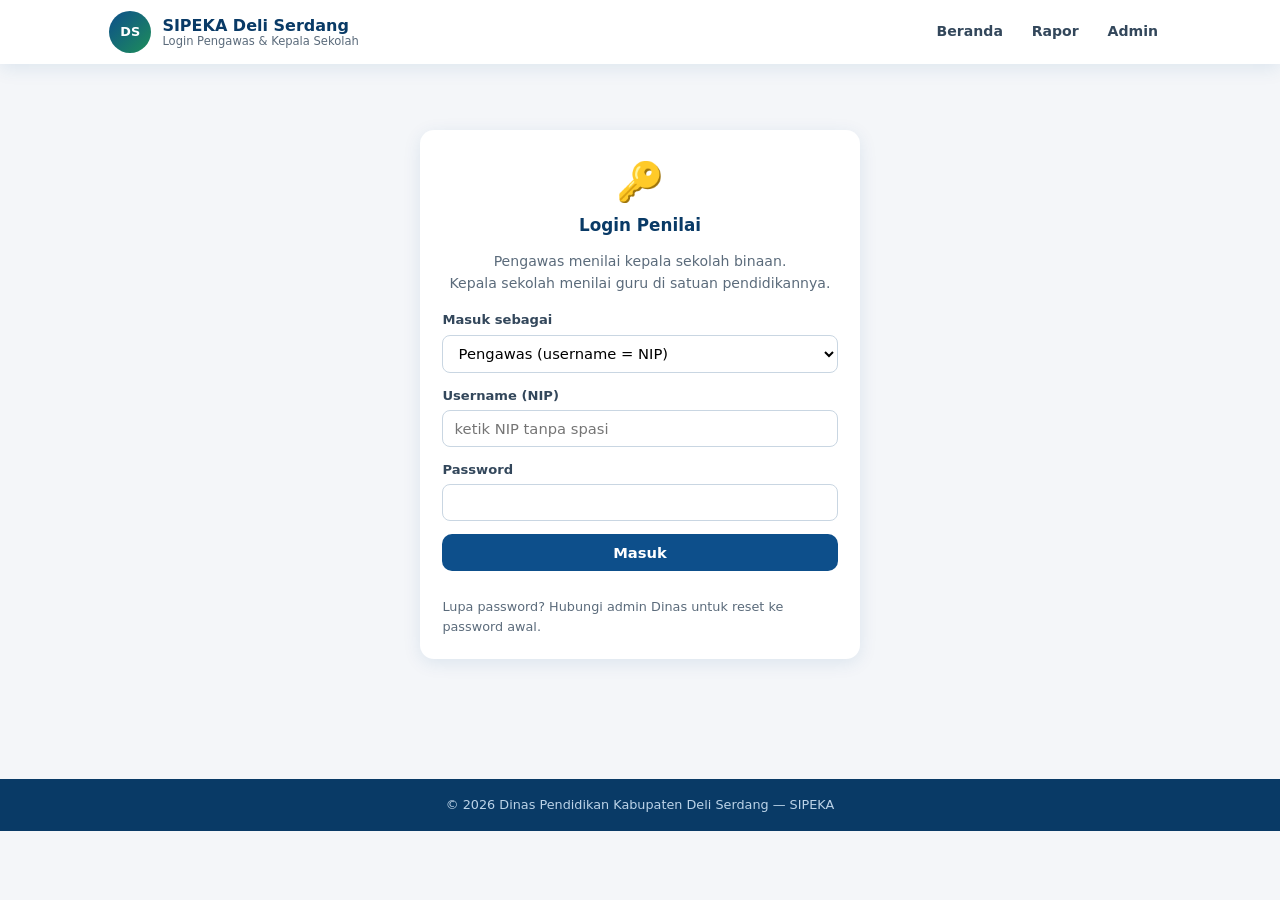
<file: form-ks-paud.html>
<!DOCTYPE html>
<html lang="id">
<head>
<meta charset="UTF-8"><meta name="viewport" content="width=device-width, initial-scale=1.0">
<title>Penilaian Kepala Sekolah PAUD/TK — SIPEKA</title>
<link rel="stylesheet" href="css/app.css">
</head>
<body>
<header>
  <div class="nav">
    <a class="brand" href="index.html">
      <div class="logo">DS</div>
      <h1>SIPEKA Deli Serdang<small>Penilaian Kinerja Kepala Sekolah &amp; Guru</small></h1>
    </a>
    <nav><ul>
      <li><a href="index.html">Beranda</a></li>
      <li><a href="form-ks-sd-smp.html">KS SD/SMP</a></li>
      <li><a href="form-ks-paud.html" class="aktif">KS PAUD</a></li>
      <li><a href="form-guru.html">Guru</a></li>
      <li><a href="rapor.html">Rapor</a></li>
    </ul></nav>
  </div>
</header>
<main>
  <h2 class="judul-hal">🧸 Penilaian Kinerja Kepala Sekolah — PAUD/TK</h2>
  <p class="sub-hal">Diisi oleh <b>Pengawas</b>. 17 indikator dalam 6 kelompok (termasuk Sekolah Ramah Anak, 7 KAIH, Tumbuh Kembang Anak, Kemitraan), skala 1–5 + link dokumentasi.</p>
  <div id="pesan"></div>
  <div id="konten"><div class="kartu" style="text-align:center"><span class="muat"></span> Memuat formulir…</div></div>
</main>
<div id="notif"></div>
<footer>© 2026 Dinas Pendidikan Kabupaten Deli Serdang — SIPEKA</footer>
<script src="js/indikator.js"></script>
<script src="js/config.js"></script>
<script>window.JENIS_FORM='paud'</script>
<script src="js/form-ks.js"></script>
</body>
</html>
</file>
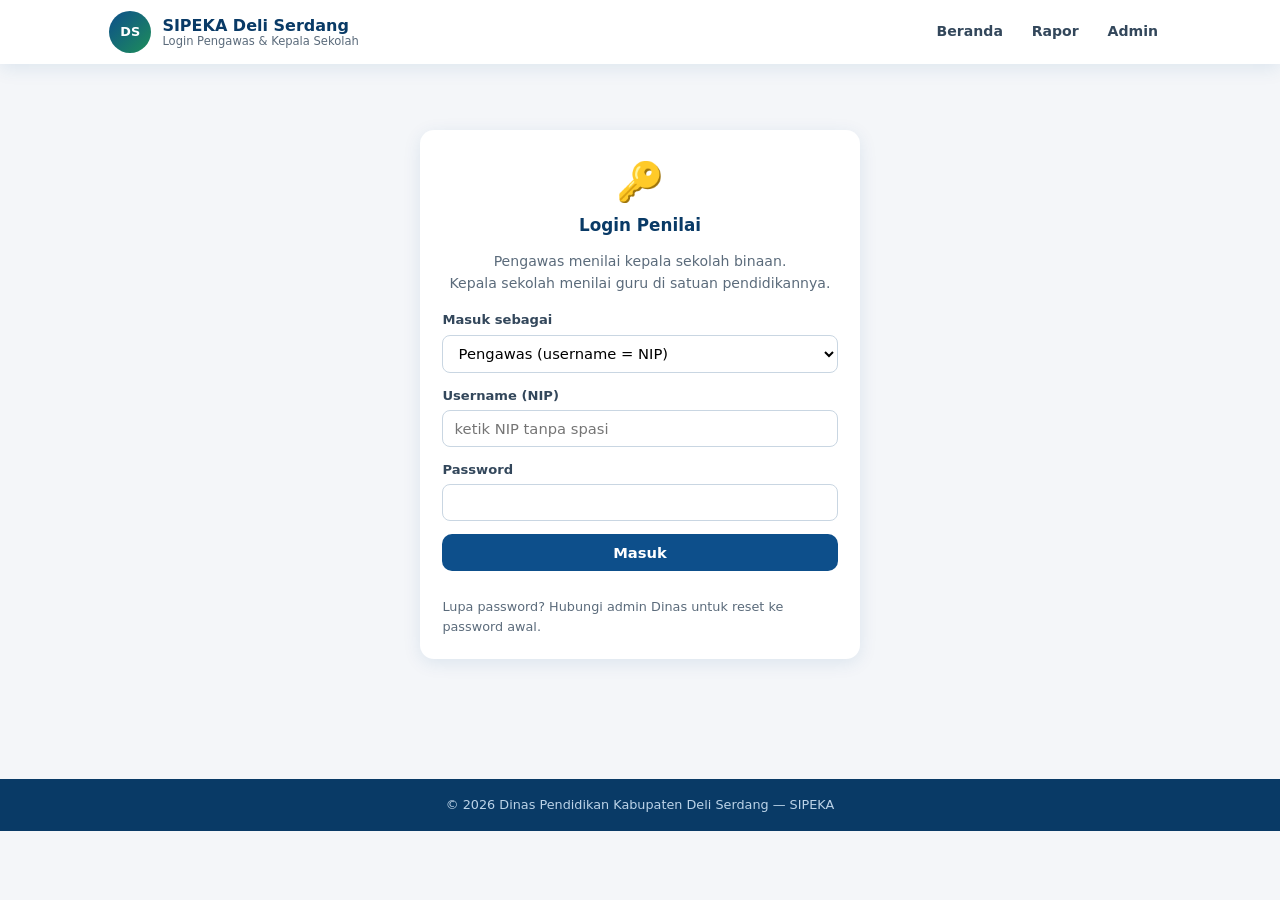
<file: form-ks-sd-smp.html>
<!DOCTYPE html>
<html lang="id">
<head>
<meta charset="UTF-8"><meta name="viewport" content="width=device-width, initial-scale=1.0">
<title>Penilaian Kepala Sekolah SD & SMP — SIPEKA</title>
<link rel="stylesheet" href="css/app.css">
</head>
<body>
<header>
  <div class="nav">
    <a class="brand" href="index.html">
      <div class="logo">DS</div>
      <h1>SIPEKA Deli Serdang<small>Penilaian Kinerja Kepala Sekolah &amp; Guru</small></h1>
    </a>
    <nav><ul>
      <li><a href="index.html">Beranda</a></li>
      <li><a href="form-ks-sd-smp.html" class="aktif">KS SD/SMP</a></li>
      <li><a href="form-ks-paud.html">KS PAUD</a></li>
      <li><a href="form-guru.html">Guru</a></li>
      <li><a href="rapor.html">Rapor</a></li>
    </ul></nav>
  </div>
</header>
<main>
  <h2 class="judul-hal">📝 Penilaian Kinerja Kepala Sekolah — SD &amp; SMP</h2>
  <p class="sub-hal">Diisi oleh <b>Pengawas</b>. 26 indikator dalam 6 kelompok, skala 1–5 (Baseline, Target, Capaian) + link dokumentasi Google Drive.</p>
  <div id="pesan"></div>
  <div id="konten"><div class="kartu" style="text-align:center"><span class="muat"></span> Memuat formulir…</div></div>
</main>
<div id="notif"></div>
<footer>© 2026 Dinas Pendidikan Kabupaten Deli Serdang — SIPEKA</footer>
<script src="js/indikator.js"></script>
<script src="js/config.js"></script>
<script>window.JENIS_FORM='sdsmp'</script>
<script src="js/form-ks.js"></script>
</body>
</html>
</file>
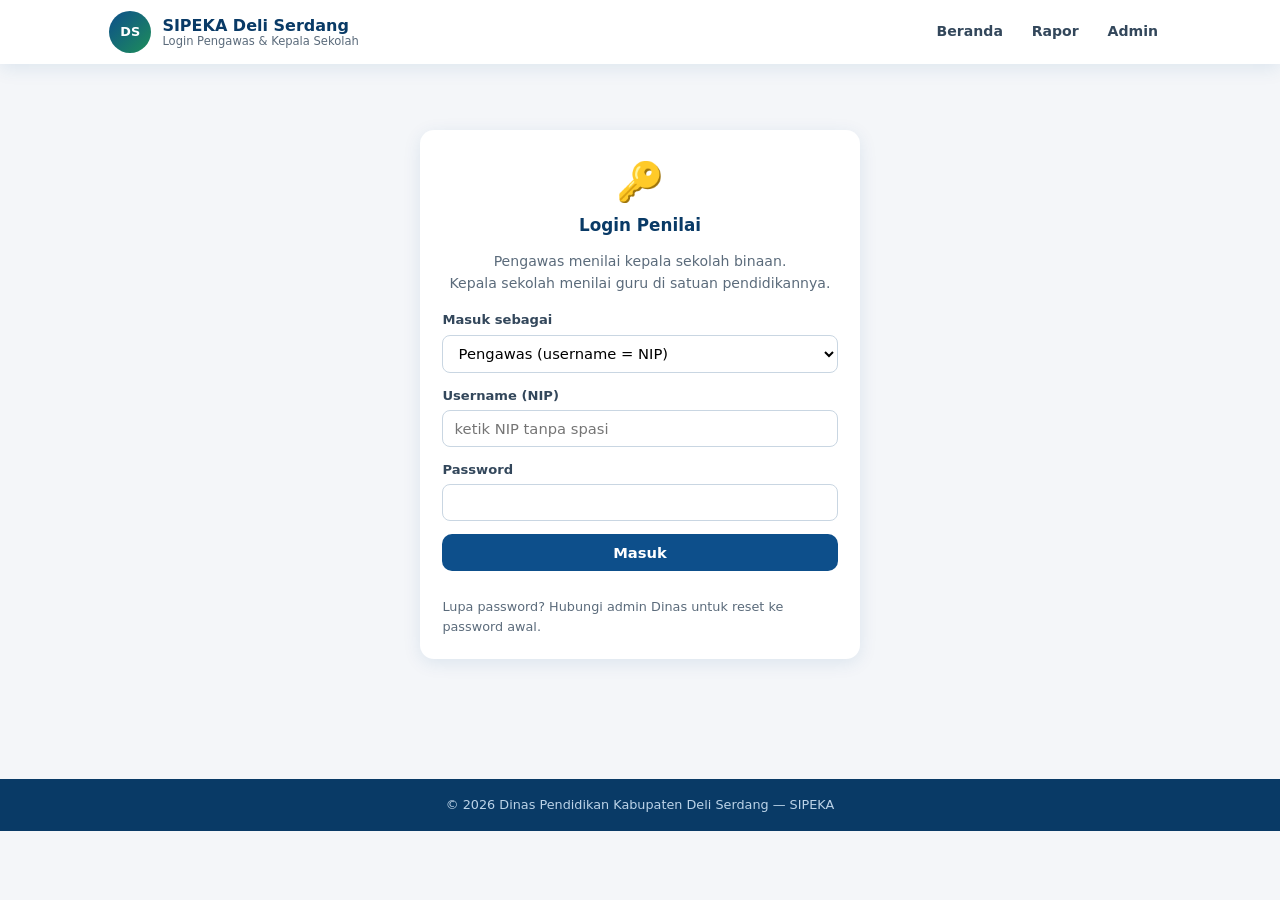
<file: hasil-penilaian.html>
<!DOCTYPE html>
<html lang="id">
<head>
<meta charset="UTF-8"><meta name="viewport" content="width=device-width, initial-scale=1.0">
<title>Hasil Penilaian — SIPEKA</title>
<link rel="stylesheet" href="css/app.css">
<style>
  .tab{display:flex;gap:.4rem;margin-bottom:1rem;flex-wrap:wrap}
  .tab button{padding:.5rem 1.1rem;border:none;border-radius:999px;background:#e4e9ef;font-weight:700;cursor:pointer}
  .tab button.aktif{background:var(--biru);color:#fff}
  th.kol-aksi, td.kol-aksi{white-space:nowrap}
  .btn-aksi{display:inline-block;width:84px;padding:.3rem .4rem;text-align:center;box-sizing:border-box;font-size:.85rem}
</style>
</head>
<body>
<header>
  <div class="nav">
    <a class="brand" href="index.html">
      <div class="logo">DS</div>
      <h1>SIPEKA Deli Serdang<small>Hasil Penilaian — Admin Kecamatan &amp; Dinas</small></h1>
    </a>
    <nav><ul>
      <li><a href="index.html">Beranda</a></li>
      <li><a href="hasil-penilaian.html" class="aktif">Hasil Penilaian</a></li>
      <li><a href="kelola-master.html">Kelola Master</a></li>
      <li><a href="rapor.html">Rapor</a></li>
    </ul></nav>
  </div>
</header>
<main>
  <h2 class="judul-hal">📋 Hasil Penilaian</h2>
  <p class="sub-hal">Hasil pengisian nilai kepala sekolah PAUD/TK, SD &amp; SMP, serta guru. Klik <b>Edit</b> untuk memperbaiki nilai, link dokumentasi, dan catatan — nilai rata &amp; kinerja dihitung ulang otomatis. Klik <b>Hapus</b> untuk menghapus data penilaian (akan ada konfirmasi).</p>
  <div id="akunBar"></div>
  <div id="pesan"></div>

  <!-- ===== DAFTAR ===== -->
  <div id="halDaftar">
    <div class="kartu" id="kartuKec" style="display:none">
      <div class="baris">
        <div><label>Kecamatan</label><select id="fKecamatan"></select></div>
        <div style="display:flex;align-items:flex-end"><button class="btn btn-biru" id="btnPilihKec">Tampilkan</button></div>
      </div>
    </div>
    <div class="tab">
      <button id="tabPaud">KS PAUD/TK</button>
      <button id="tabSdsmp" class="aktif">KS SD &amp; SMP</button>
      <button id="tabGuru">Guru</button>
    </div>
    <div class="kartu">
      <div class="baris">
        <div><label>Bulan</label><select id="fBulan"></select></div>
        <div><label>Cari (sekolah / nama)</label><input id="cari" placeholder="ketik untuk mencari…"></div>
        <div style="display:flex;align-items:flex-end"><button class="btn btn-abu" id="muatUlang">⟳ Muat Ulang</button></div>
      </div>
    </div>
    <div class="kartu"><div style="overflow-x:auto" id="tabel"><span class="muat"></span> Memuat data…</div></div>
  </div>

  <!-- ===== EDITOR ===== -->
  <div id="halEdit" style="display:none"></div>
</main>
<div id="notif"></div>
<footer>© 2026 Dinas Pendidikan Kabupaten Deli Serdang — SIPEKA</footer>
<script src="js/indikator.js"></script>
<script src="js/config.js"></script>
<script>
(function () {
  const modeAdmin = Admin.aktif;
  let akun = null;
  if (!modeAdmin) {
    if (!Pengguna.wajib('kecamatan')) return;
    akun = Pengguna.data;
    if (akun.wajibGanti) { location.href = 'login.html?next=hasil-penilaian.html'; return; }
  }

  let data = { sdsmp: [], paud: [], guru: [] };
  let tab = 'sdsmp';
  let daftarKec = [];
  let kecTerpilih = '';

  function notif(p, merah) {
    const n = $id('notif'); n.textContent = p; n.style.display = 'block';
    n.style.background = merah ? 'var(--merah)' : 'var(--biru-tua)';
    setTimeout(() => n.style.display = 'none', 5000);
  }
  function fmtWaktu(v) {
    const d = new Date(v);
    return isNaN(d) ? esc(String(v)) : d.toLocaleString('id-ID', { dateStyle: 'short', timeStyle: 'short' });
  }
  /* payload otentikasi: admin Dinas pakai token, admin kecamatan pakai kunci akun */
  function authPayload() {
    return modeAdmin ? { token: Admin.token } : { auth: Pengguna.auth };
  }
  function isiSelectorKecamatan() {
    $id('fKecamatan').innerHTML = daftarKec.map(k => `<option value="${esc(k)}">${esc(k)}</option>`).join('');
    if (kecTerpilih) $id('fKecamatan').value = kecTerpilih;
  }

  async function muat() {
    $id('tabel').innerHTML = '<span class="muat"></span> Memuat data…';
    if (modeAdmin && Admin.offlineSesi) {
      $id('pesan').innerHTML = '<div class="info info-kuning">📴 Sesi admin offline — Hasil Penilaian membutuhkan koneksi internet.</div>';
      $id('tabel').innerHTML = '';
      $id('kartuKec').style.display = 'none';
      return;
    }
    try {
      if (modeAdmin) {
        $id('kartuKec').style.display = '';
        if (!kecTerpilih) {
          const j = await apiGet('hasilkecamatan', { token: Admin.token });
          daftarKec = j.daftarKecamatan || [];
          isiSelectorKecamatan();
          $id('pesan').innerHTML = '';
          $id('tabel').innerHTML = '<p style="color:var(--abu)">Pilih kecamatan, lalu klik <b>Tampilkan</b> untuk melihat hasil penilaian.</p>';
          return;
        }
        if (!daftarKec.length) {
          const j0 = await apiGet('hasilkecamatan', { token: Admin.token });
          daftarKec = j0.daftarKecamatan || [];
          isiSelectorKecamatan();
        }
        data = await apiGet('hasilkecamatan', { token: Admin.token, kecamatan: kecTerpilih });
      } else {
        data = await apiGet('hasilkecamatan', { username: akun.username, kunci: akun.kunci });
      }
      $id('pesan').innerHTML = '';
    } catch (e) {
      $id('pesan').innerHTML = `<div class="info info-merah">Gagal memuat: ${esc(e.message)} — fitur ini membutuhkan koneksi internet.</div>`;
      $id('tabel').innerHTML = '';
      return;
    }
    isiFilter(); render();
  }
  function isiFilter() {
    const L = tab === 'guru' ? layoutGuru() : layoutKS(tab);
    const kolB = L.id.bulan;
    const blnUpper = new Set((data[tab] || []).map(x => String(x.row[kolB]).toUpperCase()));
    isiSelect($id('fBulan'), BULAN_LIST.filter(b => blnUpper.has(b.toUpperCase())), 'Semua bulan');
  }

  function render() {
    const cari = $id('cari').value.toLowerCase();
    const bln = $id('fBulan').value;
    const namaKec = modeAdmin ? kecTerpilih : (akun.kecamatan || akun.username);
    let html = '';
    if (tab === 'guru') {
      const L = layoutGuru();
      const blnU = bln.toUpperCase();
      let rows = data.guru.filter(x => (!bln || String(x.row[L.id.bulan]).toUpperCase() === blnU) &&
        (!cari || (String(x.row[L.id.nama]) + String(x.row[L.id.sekolah])).toLowerCase().includes(cari)));
      html = `<p style="font-size:.85rem;color:var(--abu)">${rows.length} pengisian — Kecamatan ${esc(namaKec)}</p>
        <table><tr><th>Nama Guru</th><th>Sekolah</th><th>Mapel</th><th>Bulan</th><th>Rata (%)</th><th>Waktu Isi</th><th class="kol-aksi">Aksi</th></tr>`;
      rows.forEach(x => {
        html += `<tr><td>${esc(x.row[L.id.nama])}</td><td>${esc(x.row[L.id.sekolah])}</td><td>${esc(x.row[L.id.mapel])}</td>
          <td>${esc(x.row[L.id.bulan])}</td><td><b>${f2(angka(x.row[L.colRataAll]))}</b></td><td>${fmtWaktu(x.row[0])}</td>
          <td class="kol-aksi"><button class="btn btn-biru btn-aksi" onclick="bukaEditGuru(${x.baris})">✏️ Edit</button>
          <button class="btn btn-merah btn-aksi" onclick="hapusGuru(${x.baris})">🗑️ Hapus</button></td></tr>`;
      });
    } else {
      const L = layoutKS(tab);
      let rows = (data[tab] || []).filter(x => (!bln || String(x.row[L.id.bulan]).toUpperCase() === blnU) &&
        (!cari || (String(x.row[L.id.sekolah]) + String(x.row[L.id.ks])).toLowerCase().includes(cari)));
      html = `<p style="font-size:.85rem;color:var(--abu)">${rows.length} pengisian — Kecamatan ${esc(namaKec)}</p>
        <table><tr><th>Sekolah</th><th>Kepala Sekolah</th>${tab === 'sdsmp' ? '<th>Periode</th>' : ''}<th>Bulan</th><th>Minggu</th>
        <th>Rata Baseline</th><th>Rata Capaian</th><th>Kinerja</th><th>Waktu Isi</th><th class="kol-aksi">Aksi</th></tr>`;
      rows.forEach(x => {
        let rb = angka(x.row[L.colRataB]), rc = angka(x.row[L.colRataC]);
        if (!rb) { // data lama tanpa agregat → hitung dari indikator
          let sb = 0, sc = 0;
          L.ind.forEach(i => { sb += angka(x.row[i.colB]); sc += angka(x.row[i.colC]); });
          rb = sb / L.ind.length; rc = sc / L.ind.length;
        }
        html += `<tr><td>${esc(x.row[L.id.sekolah])}</td><td>${esc(x.row[L.id.ks])}</td>
          ${tab === 'sdsmp' ? '<td>' + esc(x.row[L.id.periode]) + '</td>' : ''}
          <td>${esc(x.row[L.id.bulan])}</td><td>${esc(x.row[L.id.minggu])}</td>
          <td>${f2(rb)}</td><td>${f2(rc)}</td><td><b>${f2(rc - rb)}</b></td><td>${fmtWaktu(x.row[0])}</td>
          <td class="kol-aksi"><button class="btn btn-biru btn-aksi" onclick="bukaEditKS('${tab}',${x.baris})">✏️ Edit</button>
          <button class="btn btn-merah btn-aksi" onclick="hapusKS('${tab}',${x.baris})">🗑️ Hapus</button></td></tr>`;
      });
    }
    $id('tabel').innerHTML = html + '</table>';
  }

  /* ============ HAPUS ============ */
  window.hapusKS = async function (jenis, baris) {
    if (!confirm('Yakin hapus data penilaian ini? Tindakan tidak dapat dibatalkan.')) return;
    try {
      await apiPost('deleteks', Object.assign(authPayload(), { jenis, baris }));
      notif('🗑️ Data penilaian berhasil dihapus.');
      await muat();
    } catch (e) { notif('Gagal menghapus: ' + e.message, true); }
  };
  window.hapusGuru = async function (baris) {
    if (!confirm('Yakin hapus data penilaian guru ini? Tindakan tidak dapat dibatalkan.')) return;
    try {
      await apiPost('deleteguru', Object.assign(authPayload(), { baris }));
      notif('🗑️ Data penilaian berhasil dihapus.');
      await muat();
    } catch (e) { notif('Gagal menghapus: ' + e.message, true); }
  };

  /* ============ EDITOR KS ============ */
  window.bukaEditKS = function (jenis, baris) {
    const x = data[jenis].find(d => d.baris === baris);
    if (!x) return;
    const L = layoutKS(jenis);
    const row = x.row;
    let html = `<div class="kartu">
      <h3>✏️ Edit Penilaian KS ${jenis === 'paud' ? 'PAUD/TK' : 'SD & SMP'}</h3>
      <p style="font-size:.9rem;margin:.5rem 0">
        <b>${esc(row[L.id.sekolah])}</b> (NPSN ${esc(String(row[L.id.npsn]).replace(/^'/,''))}) — ${esc(row[L.id.ks])}<br>
        ${jenis === 'sdsmp' ? esc(row[L.id.periode]) + ' · ' : ''}${esc(row[L.id.bulan])} · Minggu ${esc(row[L.id.minggu])} · diisi ${fmtWaktu(row[0])}</p>
      <p class="info info-kuning">Identitas tidak dapat diubah. Ubah nilai (1–5), link dokumentasi, dan catatan — rata &amp; kinerja dihitung ulang otomatis saat disimpan.</p>
    </div>`;
    let idx = 0;
    L.kelompok.forEach(g => {
      html += `<div class="kartu"><h3>${esc(g.nama)}</h3><div style="overflow-x:auto"><table>
        <tr><th style="width:42%">Indikator</th><th>Baseline</th><th>Target</th><th>Capaian</th><th style="width:26%">Link Dokumentasi</th></tr>`;
      g.indikator.forEach(ind => {
        const x2 = L.ind[idx];
        const opsi = v => [1,2,3,4,5].map(n => `<option ${Number(v) === n ? 'selected' : ''}>${n}</option>`).join('');
        html += `<tr><td><b>${ind.kode}</b> ${esc(ind.nama)}</td>
          <td><select id="eb${idx}">${opsi(row[x2.colB])}</select></td>
          <td><select id="et${idx}">${opsi(row[x2.colT])}</select></td>
          <td><select id="ec${idx}">${opsi(row[x2.colC])}</select></td>
          <td><input id="el${idx}" value="${esc(row[x2.colLink] || '')}"></td></tr>`;
        idx++;
      });
      html += '</table></div></div>';
    });
    html += `<div class="kartu"><h3>Catatan dan Rekomendasi</h3>
      <textarea id="eCatatan" rows="3">${esc(row[L.colCatatan] || '')}</textarea></div>
      <div style="text-align:right;margin-bottom:2rem">
        <button class="btn btn-abu" onclick="tutupEdit()">Batal</button>
        <button class="btn btn-hijau" id="btnSimpanKS">💾 Simpan Perubahan</button>
      </div>`;
    tampilEditor(html);
    $id('btnSimpanKS').onclick = async () => {
      const nilai = [];
      for (let i = 0; i < L.ind.length; i++)
        nilai.push({ b: +$id('eb'+i).value, t: +$id('et'+i).value, c: +$id('ec'+i).value, link: $id('el'+i).value.trim() || '-' });
      await simpan('editks', { jenis, baris, nilai, catatan: $id('eCatatan').value.trim() }, 'btnSimpanKS');
    };
  };

  /* ============ EDITOR GURU ============ */
  window.bukaEditGuru = function (baris) {
    const x = data.guru.find(d => d.baris === baris);
    if (!x) return;
    const L = layoutGuru();
    const row = x.row;
    let html = `<div class="kartu">
      <h3>✏️ Edit Penilaian Guru</h3>
      <p style="font-size:.9rem;margin:.5rem 0"><b>${esc(row[L.id.nama])}</b> — ${esc(row[L.id.sekolah])} · ${esc(row[L.id.bulan])} · diisi ${fmtWaktu(row[0])}</p>
      <p class="info info-kuning">Identitas tidak dapat diubah. Butir checklist: Ya/Tidak; butir <b>survey</b>: skor 0–1 (mis. 0,85). Nilai % dihitung ulang otomatis.</p>
    </div>`;
    L.grup.forEach((g, gi) => {
      const nSkor = GURU_KELOMPOK[gi].skor || 0;
      html += `<div class="kartu"><h3>${esc(g.nama)}</h3><table>
        <tr><th>Butir Observasi</th><th style="width:150px">Penilaian</th></tr>`;
      g.butir.forEach((b, bi) => {
        const v = row[g.cols[bi]];
        if (bi < nSkor) {
          html += `<tr><td>${esc(b)} <span class="tag tag-biru">survey 0–1</span></td>
            <td><input id="eg${gi}s${bi}" value="${esc(String(v).replace('.', ','))}" style="text-align:center" maxlength="4"></td></tr>`;
        } else {
          html += `<tr><td>${esc(b)}</td><td><div class="skala">
            <label><input type="radio" name="eg${gi}b${bi}" value="1" ${Number(v) >= 1 ? 'checked' : ''}> Ya</label>
            <label><input type="radio" name="eg${gi}b${bi}" value="0" ${Number(v) < 1 ? 'checked' : ''}> Tidak</label>
          </div></td></tr>`;
        }
      });
      html += `</table><div style="margin-top:.7rem"><label>Link Bukti Dukung</label>
        <input id="elink${gi}" value="${esc(row[g.colLink] || '')}"></div></div>`;
    });
    html += `<div style="text-align:right;margin-bottom:2rem">
      <button class="btn btn-abu" onclick="tutupEdit()">Batal</button>
      <button class="btn btn-hijau" id="btnSimpanGuru">💾 Simpan Perubahan</button></div>`;
    tampilEditor(html);
    $id('btnSimpanGuru').onclick = async () => {
      const nilai = [], links = [];
      for (let gi = 0; gi < L.grup.length; gi++) {
        const nSkor = GURU_KELOMPOK[gi].skor || 0;
        const arr = [];
        for (let bi = 0; bi < L.grup[gi].butir.length; bi++) {
          if (bi < nSkor) {
            const t = $id(`eg${gi}s${bi}`).value.trim().replace(',', '.');
            const n = parseFloat(t);
            if (t === '' || isNaN(n) || n < 0 || n > 1)
              return notif(`Kelompok ${gi + 1}, survey ke-${bi + 1}: isi nilai 0–1 (contoh 0,85)`, true);
            arr.push(Math.round(n * 100) / 100);
          } else {
            const v = document.querySelector(`input[name="eg${gi}b${bi}"]:checked`);
            arr.push(v ? +v.value : 0);
          }
        }
        nilai.push(arr);
        links.push($id('elink' + gi).value.trim() || '-');
      }
      await simpan('editguru', { baris, nilai, links }, 'btnSimpanGuru');
    };
  };

  function tampilEditor(html) {
    $id('halDaftar').style.display = 'none';
    $id('halEdit').style.display = '';
    $id('halEdit').innerHTML = html;
    scrollTo(0, 0);
  }
  window.tutupEdit = function () {
    $id('halEdit').style.display = 'none';
    $id('halDaftar').style.display = '';
  };
  async function simpan(aksi, payload, idBtn) {
    const b = $id(idBtn);
    b.disabled = true; b.innerHTML = '<span class="muat"></span> Menyimpan…';
    try {
      const r = await apiPost(aksi, Object.assign(authPayload(), payload));
      notif('✅ Perubahan tersimpan.' + (r.rataCapaian != null ? ` Rata Capaian ${f2(r.rataCapaian)} · Kinerja ${f2(r.kinerja)}` : r.rataKeseluruhan != null ? ` Rata ${f2(r.rataKeseluruhan)}%` : ''));
      tutupEdit();
      await muat();
    } catch (e) {
      notif('Gagal menyimpan: ' + e.message, true);
      b.disabled = false; b.innerHTML = '💾 Simpan Perubahan';
    }
  }

  /* ============ NAVIGASI ============ */
  function gantiTab(t, btn) {
    tab = t;
    ['tabPaud','tabSdsmp','tabGuru'].forEach(i => $id(i).classList.remove('aktif'));
    btn.classList.add('aktif');
    isiFilter(); render();
  }
  $id('tabPaud').onclick = e => gantiTab('paud', e.target);
  $id('tabSdsmp').onclick = e => gantiTab('sdsmp', e.target);
  $id('tabGuru').onclick = e => gantiTab('guru', e.target);
  $id('fBulan').onchange = render;
  $id('cari').oninput = render;
  $id('muatUlang').onclick = muat;
  $id('btnPilihKec').onclick = () => { kecTerpilih = $id('fKecamatan').value; muat(); };

  if (modeAdmin) {
    $id('akunBar').innerHTML = `<div class="info info-biru" style="display:flex;justify-content:space-between;align-items:center;flex-wrap:wrap;gap:.5rem">
      <span>🔑 <b>Admin Dinas</b> — Hasil Penilaian seluruh kecamatan</span>
      <span><a href="kelola-master.html" style="font-weight:700">Kelola Master</a> &nbsp;|&nbsp;
      <a href="dashboard.html" style="font-weight:700">Dashboard</a> &nbsp;|&nbsp;
      <a href="#" onclick="Admin.keluar();return false" style="font-weight:700;color:var(--merah)">Keluar</a></span></div>`;
  } else {
    barAkun($id('akunBar'), 'Admin Kecamatan ' + (akun.kecamatan || akun.username));
  }
  muat();
})();
</script>
</body>
</html>
</file>
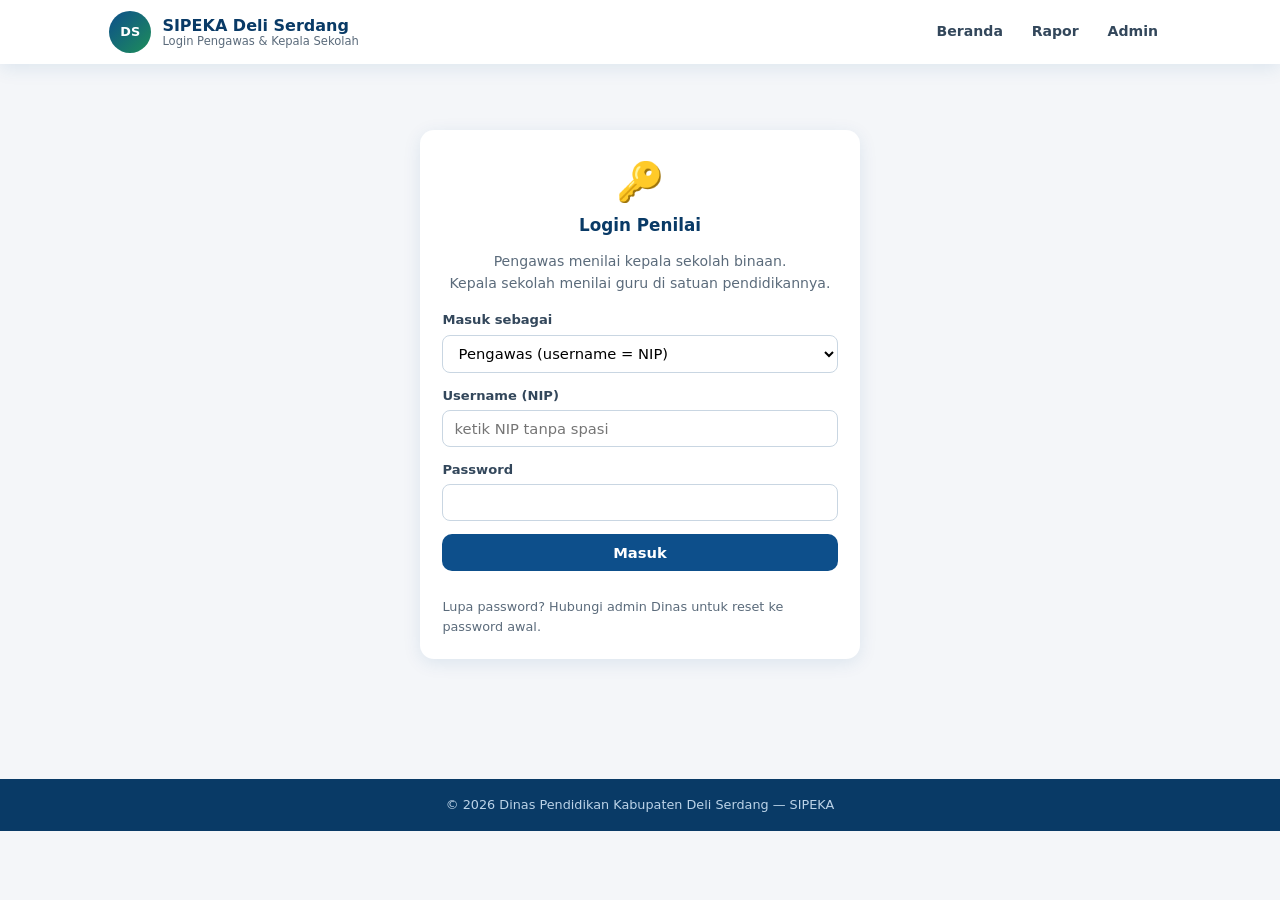
<file: kelola-master.html>
<!DOCTYPE html>
<html lang="id">
<head>
<meta charset="UTF-8"><meta name="viewport" content="width=device-width, initial-scale=1.0">
<title>Kelola Data Master — SIPEKA</title>
<link rel="stylesheet" href="css/app.css">
<style>
  .tab{display:flex;gap:.4rem;margin-bottom:1rem;flex-wrap:wrap}
  .tab button{padding:.5rem 1.1rem;border:none;border-radius:999px;background:#e4e9ef;font-weight:700;cursor:pointer}
  .tab button.aktif{background:var(--biru);color:#fff}
  th.kol-aksi, td.kol-aksi{white-space:nowrap}
  .btn-aksi{display:inline-block;width:84px;padding:.3rem .4rem;text-align:center;box-sizing:border-box;font-size:.85rem}
  .grid2{display:grid;grid-template-columns:1fr 1fr;gap:.8rem}
  @media(max-width:560px){.grid2{grid-template-columns:1fr}}
</style>
</head>
<body>
<header>
  <div class="nav">
    <a class="brand" href="index.html">
      <div class="logo">DS</div>
      <h1>SIPEKA Deli Serdang<small>Kelola Data Master — Admin Kecamatan &amp; Dinas</small></h1>
    </a>
    <nav><ul>
      <li><a href="index.html">Beranda</a></li>
      <li><a href="hasil-penilaian.html">Hasil Penilaian</a></li>
      <li><a href="kelola-master.html" class="aktif">Kelola Master</a></li>
    </ul></nav>
  </div>
</header>
<main>
  <h2 class="judul-hal">🗂️ Kelola Data Master</h2>
  <p class="sub-hal">Tambah, perbaiki, dan hapus data <b>Master Sekolah</b> dan <b>Master Guru</b>. Admin Kecamatan hanya mengelola data di kecamatannya; Admin Dinas dapat memilih kecamatan mana pun. Setiap penghapusan dikonfirmasi, dan diperingatkan bila masih ada data penilaian terkait.</p>
  <div id="akunBar"></div>
  <div id="pesan"></div>

  <!-- ===== DAFTAR ===== -->
  <div id="halDaftar">
    <div class="kartu" id="kartuSinkron">
      <div style="display:flex;justify-content:space-between;align-items:center;gap:.6rem;flex-wrap:wrap">
        <div>
          <b>🔄 Sinkronkan Akun ke Master Sekolah</b>
          <div style="font-size:.82rem;color:var(--abu);max-width:640px">Samakan data <b>AKUN_KS</b> &amp; <b>AKUN_PENGAWAS</b> dengan <b>MASTER_SEKOLAH</b>: nama sekolah, nama kepala sekolah, dan HP pengawas. Akun yang belum ada akan dibuat memakai password awal (default <b>sipeka2026</b> bila belum diatur lewat Generate Akun). Password, kunci login, dan NIP tidak diubah.</div>
        </div>
        <button class="btn btn-biru" id="btnSinkron">🔄 Sinkronkan Akun</button>
      </div>
    </div>
    <div class="kartu" id="kartuKec" style="display:none">
      <div class="baris">
        <div><label>Kecamatan</label><select id="fKecamatan"></select></div>
        <div style="display:flex;align-items:flex-end"><button class="btn btn-biru" id="btnPilihKec">Tampilkan</button></div>
      </div>
    </div>
    <div class="tab">
      <button id="tabSekolah" class="aktif">Master Sekolah</button>
      <button id="tabGuru">Master Guru</button>
    </div>
    <div class="kartu">
      <div class="baris">
        <div><label>Cari</label><input id="cari" placeholder="ketik nama / NPSN…"></div>
        <div style="display:flex;align-items:flex-end;gap:.5rem">
          <button class="btn btn-hijau" id="btnTambah">➕ Tambah</button>
          <button class="btn btn-abu" id="muatUlang">⟳ Muat Ulang</button>
        </div>
      </div>
    </div>
    <div class="kartu"><div style="overflow-x:auto" id="tabel"><span class="muat"></span> Memuat data…</div></div>
  </div>

  <!-- ===== EDITOR ===== -->
  <div id="halEdit" style="display:none"></div>
</main>
<div id="notif"></div>
<footer>© 2026 Dinas Pendidikan Kabupaten Deli Serdang — SIPEKA</footer>
<script src="js/indikator.js"></script>
<script src="js/config.js"></script>
<script>
(function () {
  const modeAdmin = Admin.aktif;
  let akun = null;
  if (!modeAdmin) {
    if (!Pengguna.wajib('kecamatan')) return;
    akun = Pengguna.data;
    if (akun.wajibGanti) { location.href = 'login.html?next=kelola-master.html'; return; }
  }

  let data = { sekolah: [], guru: [], daftarSekolah: [] };
  let tab = 'sekolah';
  let daftarKec = [];
  let kecTerpilih = '';
  const JENJANG = ['PAUD', 'TK', 'SD', 'SMP'];

  function notif(p, merah) {
    const n = $id('notif'); n.textContent = p; n.style.display = 'block';
    n.style.background = merah ? 'var(--merah)' : 'var(--biru-tua)';
    setTimeout(() => n.style.display = 'none', 5000);
  }
  /* otentikasi: admin Dinas pakai token + kecamatan terpilih; admin kecamatan pakai kunci akun */
  function authPayload() {
    return modeAdmin ? { token: Admin.token } : { auth: Pengguna.auth };
  }
  function basePayload(extra) {
    const p = Object.assign(authPayload(), extra || {});
    if (modeAdmin) p.kecamatan = kecTerpilih;
    return p;
  }
  function isiSelectorKecamatan() {
    $id('fKecamatan').innerHTML = daftarKec.map(k => `<option value="${esc(k)}">${esc(k)}</option>`).join('');
    if (kecTerpilih) $id('fKecamatan').value = kecTerpilih;
  }

  async function muat() {
    $id('tabel').innerHTML = '<span class="muat"></span> Memuat data…';
    if (modeAdmin && Admin.offlineSesi) {
      $id('pesan').innerHTML = '<div class="info info-kuning">📴 Sesi admin offline — Kelola Master membutuhkan koneksi internet.</div>';
      $id('tabel').innerHTML = ''; $id('kartuKec').style.display = 'none';
      return;
    }
    try {
      if (modeAdmin) {
        $id('kartuKec').style.display = '';
        if (!daftarKec.length) {
          const j = await apiGet('hasilkecamatan', { token: Admin.token });
          daftarKec = j.daftarKecamatan || [];
          isiSelectorKecamatan();
        }
        if (!kecTerpilih) {
          $id('pesan').innerHTML = '';
          $id('tabel').innerHTML = '<p style="color:var(--abu)">Pilih kecamatan, lalu klik <b>Tampilkan</b> untuk mengelola data master.</p>';
          return;
        }
        data = await apiPost('masterlist', { token: Admin.token, kecamatan: kecTerpilih });
      } else {
        data = await apiPost('masterlist', { auth: Pengguna.auth });
        kecTerpilih = data.kecamatan || (akun.kecamatan || akun.username);
      }
      $id('pesan').innerHTML = '';
    } catch (e) {
      $id('pesan').innerHTML = `<div class="info info-merah">Gagal memuat: ${esc(e.message)} — fitur ini membutuhkan koneksi internet.</div>`;
      $id('tabel').innerHTML = '';
      return;
    }
    render();
  }

  function render() {
    const cari = $id('cari').value.toLowerCase();
    const namaKec = kecTerpilih || (akun && (akun.kecamatan || akun.username)) || '';
    let html = '';
    if (tab === 'sekolah') {
      let rows = (data.sekolah || []).filter(x =>
        !cari || (String(x.sekolah) + x.npsn + String(x.ks) + String(x.pengawas)).toLowerCase().includes(cari));
      html = `<p style="font-size:.85rem;color:var(--abu)">${rows.length} sekolah — Kecamatan ${esc(namaKec)}</p>
        <table><tr><th>NPSN</th><th>Nama Sekolah</th><th>Jenjang</th><th>Kepala Sekolah</th><th>Pengawas</th><th class="kol-aksi">Aksi</th></tr>`;
      rows.forEach(x => {
        html += `<tr><td>${esc(x.npsn)}</td><td>${esc(x.sekolah)}</td><td>${esc(x.jenjang)}</td>
          <td>${esc(x.ks)}</td><td>${esc(x.pengawas)}</td>
          <td class="kol-aksi"><button class="btn btn-biru btn-aksi" onclick="bukaEditSekolah(${x.baris})">✏️ Edit</button>
          <button class="btn btn-abu btn-aksi" onclick="resetPwKS(${x.baris})">🔑 Reset PW</button>
          <button class="btn btn-merah btn-aksi" onclick="hapusSekolah(${x.baris})">🗑️ Hapus</button></td></tr>`;
      });
    } else {
      let rows = (data.guru || []).filter(x =>
        !cari || (String(x.nama) + x.npsn + String(x.sekolah) + String(x.nip) + String(x.mapel)).toLowerCase().includes(cari));
      html = `<p style="font-size:.85rem;color:var(--abu)">${rows.length} guru — Kecamatan ${esc(namaKec)}</p>
        <table><tr><th>Nama Guru</th><th>Sekolah</th><th>NIP/NUPTK</th><th>Status</th><th>Mapel</th><th class="kol-aksi">Aksi</th></tr>`;
      rows.forEach(x => {
        html += `<tr><td>${esc(x.nama)}</td><td>${esc(x.sekolah)}</td><td>${esc(x.nip)}</td>
          <td>${esc(x.status)}</td><td>${esc(x.mapel)}</td>
          <td class="kol-aksi"><button class="btn btn-biru btn-aksi" onclick="bukaEditGuru(${x.baris})">✏️ Edit</button>
          <button class="btn btn-merah btn-aksi" onclick="hapusGuru(${x.baris})">🗑️ Hapus</button></td></tr>`;
      });
    }
    $id('tabel').innerHTML = html + '</table>';
  }

  /* ============ HELPER DROPDOWN ============ */
  // dropdown dari daftar nilai; nilai sekarang selalu dimasukkan (agar data lama tak hilang);
  // bila `lain` true, ditambah opsi "Lainnya (ketik)…" yang membuka input teks.
  function dropdown(id, daftar, nilai, kosong, lain) {
    const v = (nilai == null ? '' : String(nilai)).trim();
    let arr = (daftar || []).map(String);
    if (v && arr.indexOf(v) === -1) arr = [v].concat(arr);
    let html = `<select id="${id}"${lain ? ` onchange="toggleLain(this,'${id}Lain')"` : ''}>`;
    html += `<option value="">${esc(kosong || '— pilih —')}</option>`;
    arr.forEach(o => { html += `<option ${o === v ? 'selected' : ''}>${esc(o)}</option>`; });
    if (lain) html += `<option value="__lain__">Lainnya (ketik)…</option>`;
    html += '</select>';
    if (lain) html += `<input id="${id}Lain" style="display:none;margin-top:.4rem" placeholder="ketik nilai baru">`;
    return html;
  }
  window.toggleLain = function (sel, idLain) {
    const el = $id(idLain); if (el) el.style.display = sel.value === '__lain__' ? '' : 'none';
  };
  // baca nilai dari select (termasuk opsi Lainnya) atau input biasa
  function ambilNilai(id) {
    const el = $id(id); if (!el) return '';
    if (el.tagName === 'SELECT') {
      if (el.value === '__lain__') { const l = $id(id + 'Lain'); return l ? l.value.trim() : ''; }
      return el.value;
    }
    return el.value.trim();
  }

  /* ============ FORM SEKOLAH ============ */
  function opsiJenjang(v) {
    return ['<option value="">— pilih —</option>'].concat(
      JENJANG.map(j => `<option ${String(v) === j ? 'selected' : ''}>${j}</option>`)).join('');
  }
  function formSekolah(s, isEdit) {
    s = s || {};
    // Kecamatan: admin Dinas saat EDIT boleh pindah (dropdown daftar kecamatan);
    // selain itu dikunci ke kecamatan yang sedang dibuka.
    const kecBebas = modeAdmin && isEdit;
    const kecField = kecBebas
      ? dropdown('sKecamatan', data.daftarKecamatan, (s.kecamatan || kecTerpilih))
      : `<input id="sKecamatan" value="${esc(s.kecamatan || kecTerpilih)}" disabled>`;
    return `<div class="kartu">
      <h3>${isEdit ? '✏️ Edit' : '➕ Tambah'} Master Sekolah</h3>
      <p class="info info-kuning">${isEdit ? 'NPSN tidak dapat diubah (kunci relasi data).' : 'NPSN harus unik dan belum terdaftar.'}
        NIP pengawas tidak diisi di sini — otomatis dari akun pengawas.</p>
      <div class="grid2">
        <div><label>NPSN${isEdit ? '' : ' *'}</label>
          <input id="sNpsn" value="${esc(s.npsn || '')}" ${isEdit ? 'disabled' : 'placeholder="cth. 10200123"'}></div>
        <div><label>Jenjang</label><select id="sJenjang">${opsiJenjang(s.jenjang)}</select></div>
        <div style="grid-column:1/-1"><label>Nama Sekolah *</label><input id="sNama" value="${esc(s.sekolah || '')}"></div>
        <div><label>Kecamatan</label>${kecField}</div>
        <div><label>NIP Kepala Sekolah</label><input id="sNipKS" value="${esc(s.nipKS || '')}"></div>
        <div><label>Nama Kepala Sekolah</label><input id="sKS" value="${esc(s.ks || '')}"></div>
        <div><label>HP Kepala Sekolah</label><input id="sHpKS" value="${esc(s.hpKS || '')}"></div>
        <div><label>Nama Pengawas</label>${dropdown('sPengawas', data.daftarPengawas, s.pengawas, '— pilih pengawas —')}</div>
        <div><label>HP Pengawas</label><input id="sHpPengawas" value="${esc(s.hpPengawas || '')}"></div>
      </div></div>
      <div style="text-align:right;margin-bottom:2rem">
        <button class="btn btn-abu" onclick="tutupEdit()">Batal</button>
        <button class="btn btn-hijau" id="btnSimpanSekolah">💾 Simpan</button>
      </div>`;
  }
  function bacaFormSekolah() {
    return {
      npsn: ($id('sNpsn').value || '').trim(),
      sekolah: $id('sNama').value.trim(),
      jenjang: $id('sJenjang').value,
      kecamatan: ambilNilai('sKecamatan'),
      ks: $id('sKS').value.trim(), hpKS: $id('sHpKS').value.trim(),
      pengawas: ambilNilai('sPengawas'), hpPengawas: $id('sHpPengawas').value.trim(),
      nipKS: $id('sNipKS').value.trim()
    };
  }
  window.bukaTambahSekolah = function () { tampilEditor(formSekolah({}, false)); pasangSimpanSekolah(null); };
  window.bukaEditSekolah = function (baris) {
    const x = (data.sekolah || []).find(d => d.baris === baris); if (!x) return;
    tampilEditor(formSekolah(x, true)); pasangSimpanSekolah(baris);
  };
  function pasangSimpanSekolah(baris) {
    $id('btnSimpanSekolah').onclick = () => {
      const d = bacaFormSekolah();
      if (!d.sekolah) return notif('Nama sekolah wajib diisi', true);
      if (!baris && !d.npsn) return notif('NPSN wajib diisi', true);
      simpan(baris ? 'sekolahedit' : 'sekolahtambah', baris ? { baris, data: d } : { data: d }, 'btnSimpanSekolah');
    };
  }

  /* ============ FORM GURU ============ */
  function opsiSekolah(npsn) {
    const ds = data.daftarSekolah || [];
    return ['<option value="">— pilih sekolah —</option>'].concat(
      ds.map(s => `<option value="${esc(s.npsn)}" ${String(npsn) === String(s.npsn) ? 'selected' : ''}>${esc(s.nama)} (${esc(s.npsn)})</option>`)
    ).join('');
  }
  function formGuru(g, isEdit) {
    g = g || {};
    return `<div class="kartu">
      <h3>${isEdit ? '✏️ Edit' : '➕ Tambah'} Master Guru</h3>
      <p class="info info-kuning">Pilih sekolah tempat guru bertugas. Kecamatan guru mengikuti sekolahnya.</p>
      <div class="grid2">
        <div style="grid-column:1/-1"><label>Sekolah (NPSN) *</label><select id="gNpsn">${opsiSekolah(g.npsn)}</select></div>
        <div style="grid-column:1/-1"><label>Nama Guru *</label><input id="gNama" value="${esc(g.nama || '')}"></div>
        <div><label>NIP/NUPTK</label><input id="gNip" value="${esc(g.nip || '')}"></div>
        <div><label>Status</label>${dropdown('gStatus', data.daftarStatus, g.status, '— pilih status —', true)}</div>
        <div><label>Pangkat/Gol. Ruang</label>${dropdown('gPangkat', data.daftarPangkat, g.pangkat, '— pilih pangkat —', true)}</div>
        <div><label>Mata Pelajaran</label>${dropdown('gMapel', data.daftarMapel, g.mapel, '— pilih mapel —', true)}</div>
        <div><label>HP Guru</label><input id="gHp" value="${esc(g.hp || '')}"></div>
      </div></div>
      <div style="text-align:right;margin-bottom:2rem">
        <button class="btn btn-abu" onclick="tutupEdit()">Batal</button>
        <button class="btn btn-hijau" id="btnSimpanGuru">💾 Simpan</button>
      </div>`;
  }
  function bacaFormGuru() {
    return {
      npsn: $id('gNpsn').value, nama: $id('gNama').value.trim(), nip: $id('gNip').value.trim(),
      status: ambilNilai('gStatus'), pangkat: ambilNilai('gPangkat'),
      mapel: ambilNilai('gMapel'), hp: $id('gHp').value.trim()
    };
  }
  window.bukaTambahGuru = function () {
    if (!(data.daftarSekolah || []).length) return notif('Tambahkan sekolah dahulu sebelum menambah guru.', true);
    tampilEditor(formGuru({}, false)); pasangSimpanGuru(null);
  };
  window.bukaEditGuru = function (baris) {
    const x = (data.guru || []).find(d => d.baris === baris); if (!x) return;
    tampilEditor(formGuru(x, true)); pasangSimpanGuru(baris);
  };
  function pasangSimpanGuru(baris) {
    $id('btnSimpanGuru').onclick = () => {
      const d = bacaFormGuru();
      if (!d.npsn) return notif('Pilih sekolah untuk guru ini', true);
      if (!d.nama) return notif('Nama guru wajib diisi', true);
      simpan(baris ? 'guruedit' : 'gurutambah', baris ? { baris, data: d } : { data: d }, 'btnSimpanGuru');
    };
  }

  /* ============ HAPUS ============ */
  window.hapusSekolah = function (baris) {
    const x = (data.sekolah || []).find(d => d.baris === baris); if (!x) return;
    if (!confirm(`Hapus sekolah "${x.sekolah}" (NPSN ${x.npsn}) dari master?`)) return;
    jalankanHapus('sekolahhapus', { baris, npsn: x.npsn }, r =>
      `Sekolah ini masih punya ${r.nPenilaian} data penilaian dan ${r.nGuru} guru terdaftar.\nTetap hapus dari master? (data penilaian/guru lama tidak ikut terhapus dan bisa menjadi yatim)`);
  };
  window.resetPwKS = async function (baris) {
    const x = (data.sekolah || []).find(d => d.baris === baris); if (!x) return;
    if (!confirm(`Reset password akun Kepala Sekolah "${x.sekolah}" (NPSN ${x.npsn}) ke password awal (default sipeka2026)?\n\n` +
      'Kepala sekolah wajib mengganti password saat login berikutnya.')) return;
    try {
      await apiPost('resetpwks', basePayload({ npsn: x.npsn }));
      notif('🔑 Password KS "' + x.sekolah + '" direset ke password awal.');
    } catch (e) { notif('Gagal reset: ' + e.message, true); }
  };
  window.hapusGuru = function (baris) {
    const x = (data.guru || []).find(d => d.baris === baris); if (!x) return;
    if (!confirm(`Hapus guru "${x.nama}" dari master?`)) return;
    jalankanHapus('guruhapus', { baris }, r =>
      `Guru ini masih punya ${r.nPenilaian} data penilaian.\nTetap hapus dari master? (data penilaian lama tidak ikut terhapus)`);
  };
  async function jalankanHapus(aksi, payload, pesanKonfirmasi) {
    try {
      let r = await apiPost(aksi, basePayload(payload));
      if (r.perluKonfirmasi) {
        if (!confirm(pesanKonfirmasi(r))) return;
        r = await apiPost(aksi, basePayload(Object.assign({ paksa: true }, payload)));
      }
      notif('🗑️ Data master berhasil dihapus.');
      await muat();
    } catch (e) { notif('Gagal menghapus: ' + e.message, true); }
  }

  /* ============ SIMPAN & NAVIGASI ============ */
  function tampilEditor(html) {
    $id('halDaftar').style.display = 'none';
    $id('halEdit').style.display = '';
    $id('halEdit').innerHTML = html;
    scrollTo(0, 0);
  }
  window.tutupEdit = function () {
    $id('halEdit').style.display = 'none';
    $id('halDaftar').style.display = '';
  };
  async function simpan(aksi, payload, idBtn) {
    const b = $id(idBtn);
    b.disabled = true; b.innerHTML = '<span class="muat"></span> Menyimpan…';
    try {
      await apiPost(aksi, basePayload(payload));
      notif('✅ Data master tersimpan.');
      tutupEdit();
      await muat();
    } catch (e) {
      notif('Gagal menyimpan: ' + e.message, true);
      b.disabled = false; b.innerHTML = '💾 Simpan';
    }
  }

  function gantiTab(t, btn) {
    tab = t;
    ['tabSekolah', 'tabGuru'].forEach(i => $id(i).classList.remove('aktif'));
    btn.classList.add('aktif');
    render();
  }
  $id('tabSekolah').onclick = e => gantiTab('sekolah', e.target);
  $id('tabGuru').onclick = e => gantiTab('guru', e.target);
  $id('cari').oninput = render;
  $id('muatUlang').onclick = muat;
  $id('btnTambah').onclick = () => {
    if (modeAdmin && !kecTerpilih) return notif('Pilih kecamatan dahulu.', true);
    tab === 'sekolah' ? bukaTambahSekolah() : bukaTambahGuru();
  };
  $id('btnPilihKec').onclick = () => { kecTerpilih = $id('fKecamatan').value; muat(); };

  $id('btnSinkron').onclick = async () => {
    const lingkup = modeAdmin ? 'SELURUH kecamatan' : ('kecamatan ' + (akun.kecamatan || akun.username));
    if (!confirm('Sinkronkan data akun (KS & Pengawas) dengan Master Sekolah untuk ' + lingkup + '?\n\n' +
      'Data akun yang ada akan diperbarui agar sama dengan master, dan akun yang belum ada akan dibuat. ' +
      'Password, kunci login, dan NIP TIDAK diubah.')) return;
    const b = $id('btnSinkron'); const t = b.innerHTML;
    b.disabled = true; b.innerHTML = '<span class="muat"></span> Menyinkronkan…';
    try {
      const r = await apiPost('sinkronakun', authPayload());
      const gagal = (r.ks.gagalTambah || 0) + (r.pengawas.gagalTambah || 0);
      const ket = `Sinkronisasi selesai (${esc(r.lingkup || '')}). ` +
        `AKUN_KS: ${r.ks.baru} akun baru, ${r.ks.diperbarui} diperbarui. ` +
        `AKUN_PENGAWAS: ${r.pengawas.baru} akun baru, ${r.pengawas.diperbarui} diperbarui.`;
      $id('pesan').innerHTML = `<div class="info info-${gagal ? 'kuning' : 'biru'}">✅ ${ket}` +
        (gagal ? `<br>⚠ ${gagal} akun belum bisa dibuat karena <b>password awal belum diset</b> — jalankan <b>Generate Akun</b> di menu Admin dahulu, lalu sinkronkan lagi.` : '') + '</div>';
      notif('✅ Sinkronisasi akun selesai.');
    } catch (e) {
      notif('Gagal sinkronisasi: ' + e.message, true);
    }
    b.disabled = false; b.innerHTML = t;
  };

  if (modeAdmin) {
    $id('akunBar').innerHTML = `<div class="info info-biru" style="display:flex;justify-content:space-between;align-items:center;flex-wrap:wrap;gap:.5rem">
      <span>🔑 <b>Admin Dinas</b> — Kelola Master seluruh kecamatan</span>
      <span><a href="hasil-penilaian.html" style="font-weight:700">Hasil Penilaian</a> &nbsp;|&nbsp;
      <a href="dashboard.html" style="font-weight:700">Dashboard</a> &nbsp;|&nbsp;
      <a href="#" onclick="Admin.keluar();return false" style="font-weight:700;color:var(--merah)">Keluar</a></span></div>`;
  } else {
    barAkun($id('akunBar'), 'Admin Kecamatan ' + (akun.kecamatan || akun.username));
  }
  muat();
})();
</script>
</body>
</html>
</file>
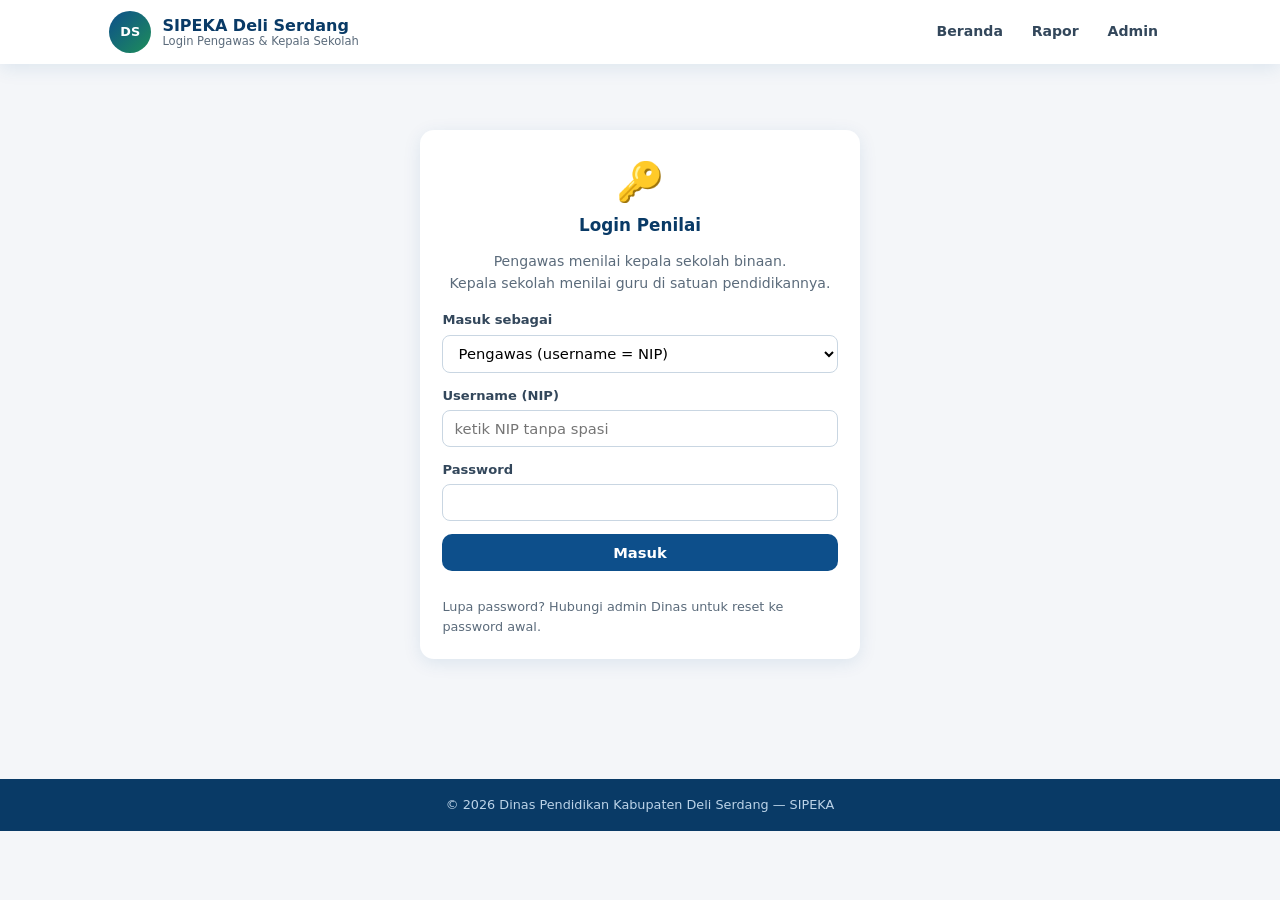
<file: login.html>
<!DOCTYPE html>
<html lang="id">
<head>
<meta charset="UTF-8"><meta name="viewport" content="width=device-width, initial-scale=1.0">
<title>Login Penilai — SIPEKA</title>
<link rel="stylesheet" href="css/app.css">
</head>
<body>
<header>
  <div class="nav">
    <a class="brand" href="index.html">
      <div class="logo">DS</div>
      <h1>SIPEKA Deli Serdang<small>Login Pengawas &amp; Kepala Sekolah</small></h1>
    </a>
    <nav><ul>
      <li><a href="index.html">Beranda</a></li>
      <li><a href="rapor.html">Rapor</a></li>
      <li><a href="admin.html">Admin</a></li>
    </ul></nav>
  </div>
</header>
<main>
  <!-- ===== FORM LOGIN ===== -->
  <div id="halLogin" class="kartu" style="max-width:440px;margin:2.5rem auto">
    <div style="text-align:center;margin-bottom:1rem">
      <div style="font-size:2.4rem">🔑</div>
      <h3>Login Penilai</h3>
      <p style="color:var(--abu);font-size:.88rem">Pengawas menilai kepala sekolah binaan.<br>Kepala sekolah menilai guru di satuan pendidikannya.</p>
    </div>
    <div style="display:grid;gap:.8rem">
      <div><label>Masuk sebagai</label>
        <select id="peran">
          <option value="pengawas">Pengawas (username = NIP)</option>
          <option value="ks">Kepala Sekolah (username = NPSN)</option>
          <option value="kecamatan">Admin Kecamatan (username = nama kecamatan)</option>
        </select></div>
      <div><label id="lblUser">Username (NIP)</label><input id="username" autocomplete="username" placeholder="ketik NIP tanpa spasi"></div>
      <div><label>Password</label><input type="password" id="password" autocomplete="current-password" onkeydown="if(event.key==='Enter')masuk()"></div>
      <button class="btn btn-biru" id="btnMasuk" onclick="masuk()">Masuk</button>
      <p id="galat" style="color:var(--merah);font-size:.85rem"></p>
      <p style="font-size:.8rem;color:var(--abu)">Lupa password? Hubungi admin Dinas untuk reset ke password awal.</p>
    </div>
  </div>

  <!-- ===== SUDAH LOGIN / GANTI PASSWORD ===== -->
  <div id="halAkun" style="display:none;max-width:520px;margin:2.5rem auto">
    <div class="kartu">
      <h3>👤 Akun Saya</h3>
      <div id="profil" style="font-size:.92rem;margin:.6rem 0 1rem"></div>
      <div id="wajibGanti"></div>
      <h3 style="margin-top:1rem">Ganti Password</h3>
      <div class="baris">
        <div><label>Password baru (min. 6 karakter)</label><input type="password" id="pwBaru"></div>
        <div><label>Ulangi password baru</label><input type="password" id="pwUlang"></div>
      </div>
      <div style="display:flex;gap:.6rem;margin-top:.8rem;flex-wrap:wrap">
        <button class="btn btn-hijau" id="btnGanti" onclick="gantiPw()">💾 Simpan Password Baru</button>
        <a class="btn btn-biru" id="btnLanjut" href="#" style="display:none">Lanjut ke Form Penilaian →</a>
        <button class="btn btn-abu" onclick="Pengguna.keluar()">Keluar</button>
      </div>
    </div>
  </div>
</main>
<div id="notif"></div>
<footer>© 2026 Dinas Pendidikan Kabupaten Deli Serdang — SIPEKA</footer>
<script src="js/indikator.js"></script>
<script src="js/config.js"></script>
<script>
const qs = new URLSearchParams(location.search);
const targetForm = { pengawas: 'form-ks-sd-smp.html', ks: 'form-guru.html', kecamatan: 'hasil-penilaian.html' };

function notif(p, merah) {
  const n = $id('notif'); n.textContent = p; n.style.display = 'block';
  n.style.background = merah ? 'var(--merah)' : 'var(--biru-tua)';
  setTimeout(() => n.style.display = 'none', 5000);
}

function aturLabel() {
  const p = $id('peran').value;
  $id('lblUser').textContent = p === 'pengawas' ? 'Username (NIP)' : p === 'kecamatan' ? 'Username (nama kecamatan)' : 'Username (NPSN)';
  $id('username').placeholder = p === 'pengawas' ? 'ketik NIP tanpa spasi' : p === 'kecamatan' ? 'mis. Lubuk Pakam / lubukpakam' : 'ketik NPSN sekolah';
}

async function masuk() {
  const btn = $id('btnMasuk');
  btn.disabled = true; btn.innerHTML = '<span class="muat"></span> Memeriksa…';
  try {
    const r = await apiPost('loginuser', {
      peran: $id('peran').value,
      username: $id('username').value.trim(),
      password: $id('password').value
    });
    Pengguna.data = r;
    if (!r.wajibGanti) {
      const next = qs.get('next');
      if (next && next !== 'login.html') { location.href = next; return; }
    }
    tampilAkun();
  } catch (e) { $id('galat').textContent = e.message; }
  btn.disabled = false; btn.textContent = 'Masuk';
}

function tampilAkun() {
  const d = Pengguna.data;
  $id('halLogin').style.display = 'none';
  $id('halAkun').style.display = '';
  const peranTeks = d.peran === 'pengawas' ? 'Pengawas' : d.peran === 'kecamatan' ? 'Admin Kecamatan' : 'Kepala Sekolah';
  let info = `<b>${esc(d.nama)}</b> — ${peranTeks}<br>Username: <b>${esc(d.username)}</b>`;
  if (d.peran === 'pengawas') info += `<br>Sekolah binaan terdaftar: <b>${(d.binaan || []).length}</b> sekolah`;
  else if (d.peran === 'kecamatan') info += `<br>Wilayah: <b>Kecamatan ${esc(d.kecamatan)}</b> — halaman: <b>Hasil Penilaian</b>`;
  else if (d.profil) info += `<br>Satuan pendidikan: <b>${esc(d.profil.sekolah)}</b> (${esc(d.profil.jenjang || '-')})`;
  $id('profil').innerHTML = info;
  $id('wajibGanti').innerHTML = d.wajibGanti
    ? '<div class="info info-kuning">⚠ Password Anda masih password awal dari admin — <b>wajib diganti</b> sebelum melanjutkan.</div>' : '';
  const next = qs.get('next') || targetForm[d.peran];
  const btnL = $id('btnLanjut');
  btnL.href = next;
  btnL.style.display = d.wajibGanti ? 'none' : '';
}

async function gantiPw() {
  const baru = $id('pwBaru').value, ulang = $id('pwUlang').value;
  if (baru.length < 6) return notif('Password minimal 6 karakter', true);
  if (baru !== ulang) return notif('Ulangi password tidak sama', true);
  const btn = $id('btnGanti');
  btn.disabled = true; btn.innerHTML = '<span class="muat"></span> Menyimpan…';
  try {
    await apiPost('gantipassworduser', { auth: Pengguna.auth, passwordBaru: baru });
    const d = Pengguna.data; d.wajibGanti = false; Pengguna.data = d;
    $id('pwBaru').value = ''; $id('pwUlang').value = '';
    notif('✅ Password berhasil diganti.');
    tampilAkun();
  } catch (e) { notif('Gagal: ' + e.message, true); }
  btn.disabled = false; btn.innerHTML = '💾 Simpan Password Baru';
}

$id('peran').onchange = aturLabel;
const p = qs.get('peran'); if (p === 'ks' || p === 'pengawas') { $id('peran').value = p; }
aturLabel();
if (Pengguna.aktif) tampilAkun();
</script>
</body>
</html>
</file>
<file: css/app.css>
/* SIPEKA — gaya bersama halaman dalam */
:root{
  --biru:#0d4f8b; --biru-tua:#093a66; --biru-muda:#e8f1fa;
  --hijau:#1e8e5a; --kuning:#f5a623; --merah:#d64541;
  --abu:#5b6b7b; --abu-muda:#f4f6f9; --putih:#fff;
  --radius:14px; --shadow:0 4px 18px rgba(13,79,139,.10);
}
*{margin:0;padding:0;box-sizing:border-box;font-family:'Segoe UI',system-ui,-apple-system,sans-serif}
body{background:var(--abu-muda);color:#22303e;line-height:1.55}

header{background:var(--putih);box-shadow:var(--shadow);position:sticky;top:0;z-index:50}
.nav{max-width:1100px;margin:auto;display:flex;align-items:center;justify-content:space-between;padding:.7rem 1.2rem;gap:1rem;flex-wrap:wrap}
.brand{display:flex;align-items:center;gap:.7rem;text-decoration:none}
.brand .logo{width:42px;height:42px;border-radius:50%;background:linear-gradient(135deg,var(--biru),var(--hijau));display:flex;align-items:center;justify-content:center;color:#fff;font-weight:800;font-size:.8rem}
.brand h1{font-size:1rem;color:var(--biru-tua);line-height:1.2}
.brand small{display:block;font-weight:400;color:var(--abu);font-size:.72rem}
nav ul{display:flex;list-style:none;gap:.2rem;flex-wrap:wrap}
nav a{display:block;padding:.45rem .8rem;border-radius:8px;color:#33475b;text-decoration:none;font-size:.88rem;font-weight:600}
nav a:hover{background:var(--biru-muda);color:var(--biru)}
nav a.aktif{background:var(--biru);color:#fff}

main{max-width:1100px;margin:auto;padding:1.6rem 1.2rem 3rem}
.judul-hal{color:var(--biru-tua);margin-bottom:.2rem}
.sub-hal{color:var(--abu);font-size:.92rem;margin-bottom:1.4rem}

.kartu{background:#fff;border-radius:var(--radius);box-shadow:var(--shadow);padding:1.4rem;margin-bottom:1.2rem}
.kartu h3{color:var(--biru-tua);margin-bottom:.8rem;font-size:1.05rem}
.kartu h3 .no{display:inline-flex;width:26px;height:26px;border-radius:50%;background:var(--biru);color:#fff;align-items:center;justify-content:center;font-size:.8rem;margin-right:.5rem}

.baris{display:grid;grid-template-columns:repeat(auto-fit,minmax(220px,1fr));gap:.9rem;margin-bottom:.4rem}
label{font-size:.82rem;font-weight:700;color:#33475b;display:block;margin-bottom:.25rem}
input,select,textarea{width:100%;padding:.55rem .7rem;border:1.5px solid #c9d6e2;border-radius:8px;font-size:.92rem;background:#fff}
input:focus,select:focus,textarea:focus{outline:2px solid var(--biru-muda);border-color:var(--biru)}
input[readonly]{background:#eef2f6;color:#445}

table{width:100%;border-collapse:collapse;font-size:.88rem}
th,td{border:1px solid #dbe4ee;padding:.5rem .6rem;text-align:left;vertical-align:top}
th{background:var(--biru-muda);color:var(--biru-tua)}
tr:nth-child(even) td{background:#fafcfe}
td select{padding:.35rem .4rem}

.btn{display:inline-block;padding:.65rem 1.4rem;border-radius:10px;font-weight:700;text-decoration:none;font-size:.92rem;border:none;cursor:pointer;transition:.2s}
.btn-biru{background:var(--biru);color:#fff}.btn-biru:hover{background:var(--biru-tua)}
.btn-hijau{background:var(--hijau);color:#fff}
.btn-abu{background:#e4e9ef;color:#33475b}
.btn-kuning{background:var(--kuning);color:#3a2a00}
.btn-merah{background:var(--merah);color:#fff}
.btn:disabled{opacity:.55;cursor:not-allowed}

.tag{display:inline-block;font-size:.7rem;font-weight:700;padding:.16rem .6rem;border-radius:999px}
.tag-hijau{background:#e6f5ee;color:var(--hijau)}
.tag-merah{background:#fde8e7;color:var(--merah)}
.tag-biru{background:var(--biru-muda);color:var(--biru)}
.tag-kuning{background:#fdf3e0;color:#b97c0a}

.info{padding:.8rem 1rem;border-radius:10px;font-size:.88rem;margin-bottom:1rem}
.info-biru{background:var(--biru-muda);color:var(--biru-tua)}
.info-hijau{background:#e6f5ee;color:#14543a}
.info-merah{background:#fde8e7;color:#8c2723}
.info-kuning{background:#fdf3e0;color:#7a5306}

.skala{display:flex;gap:.3rem}
.skala label{display:flex;align-items:center;gap:.2rem;font-weight:400;font-size:.85rem;margin:0}

/* saklar mode online/offline */
.mode-status{font-weight:800;font-size:.8rem;padding:.3rem .8rem;border-radius:999px;letter-spacing:.4px}
.mode-on{background:#e6f5ee;color:var(--hijau)}
.mode-off{background:#fdf3e0;color:#b97c0a}
.mode-saklar{display:inline-flex;align-items:center;gap:.45rem;margin-left:.7rem;cursor:pointer;font-size:.85rem;font-weight:700;color:#33475b;user-select:none}
.mode-saklar input{width:38px;height:20px;appearance:none;background:#c9d6e2;border-radius:999px;position:relative;cursor:pointer;transition:.2s;margin:0}
.mode-saklar input::after{content:"";position:absolute;top:2px;left:2px;width:16px;height:16px;border-radius:50%;background:#fff;transition:.2s}
.mode-saklar input:checked{background:var(--kuning)}
.mode-saklar input:checked::after{left:20px}

#notif{position:fixed;bottom:1.2rem;left:50%;transform:translateX(-50%);background:var(--biru-tua);color:#fff;padding:.7rem 1.4rem;border-radius:10px;box-shadow:0 6px 20px rgba(0,0,0,.3);display:none;z-index:200;font-size:.9rem}

.muat{display:inline-block;width:18px;height:18px;border:3px solid #cfe0ef;border-top-color:var(--biru);border-radius:50%;animation:putar 1s linear infinite;vertical-align:middle}
@keyframes putar{to{transform:rotate(360deg)}}

footer{background:var(--biru-tua);color:#bcd3e8;text-align:center;padding:1rem;font-size:.8rem;margin-top:2rem}

/* ===== cetak rapor ===== */
@media print{
  header,footer,.tanpa-cetak,#notif{display:none !important}
  body{background:#fff}
  main{max-width:none;padding:0}
  .lembar-rapor{box-shadow:none !important;border:none !important;margin:0 !important}
  @page{size:A4;margin:14mm 12mm}
}
.lembar-rapor{background:#fff;border-radius:6px;box-shadow:var(--shadow);padding:2rem 2.2rem;max-width:880px;margin:0 auto 1.4rem;font-size:.86rem}
@media print{
  /* setiap rapor berikutnya SELALU mulai di halaman baru (judul/kop di puncak halaman) */
  .lembar-rapor ~ .lembar-rapor{break-before:page;page-break-before:always}
  .lembar-rapor{margin:0 auto;border-radius:0}
  /* baris tabel & blok tanda tangan tidak terpotong di tengah */
  .lembar-rapor table tr{break-inside:avoid;page-break-inside:avoid}
  .lembar-rapor .kop{break-after:avoid;page-break-after:avoid}
  .ttd{break-inside:avoid;page-break-inside:avoid}
}
.lembar-rapor .kop{text-align:center;border-bottom:3px double #222;padding-bottom:.6rem;margin-bottom:1rem}
.lembar-rapor .kop h2{font-size:1.15rem;letter-spacing:.5px}
.lembar-rapor .kop p{font-size:.85rem}
.lembar-rapor table{font-size:.8rem}
.lembar-rapor th,.lembar-rapor td{border:1px solid #444;padding:.32rem .45rem}
.lembar-rapor th{background:#e9eef5}
.ttd{display:flex;justify-content:space-between;margin-top:2.2rem;text-align:left;font-size:.85rem}
.ttd .kolom{width:45%;text-align:left}
.ttd .nama{margin-top:4.2rem;font-weight:700;text-decoration:underline;text-align:left}
.qr-kecil{width:52px;height:52px;margin:0 auto}
/* tabel info rapor: kolom label tetap agar tanda ":" sejajar */
.tbl-info{border:none;width:100%;border-collapse:collapse}
.tbl-info td{border:none !important;background:none !important;padding:.07rem .15rem;font-size:.85rem;vertical-align:top}
.tbl-info td:nth-child(1){width:118px}
.tbl-info td:nth-child(2){width:12px;text-align:center}
</file>
